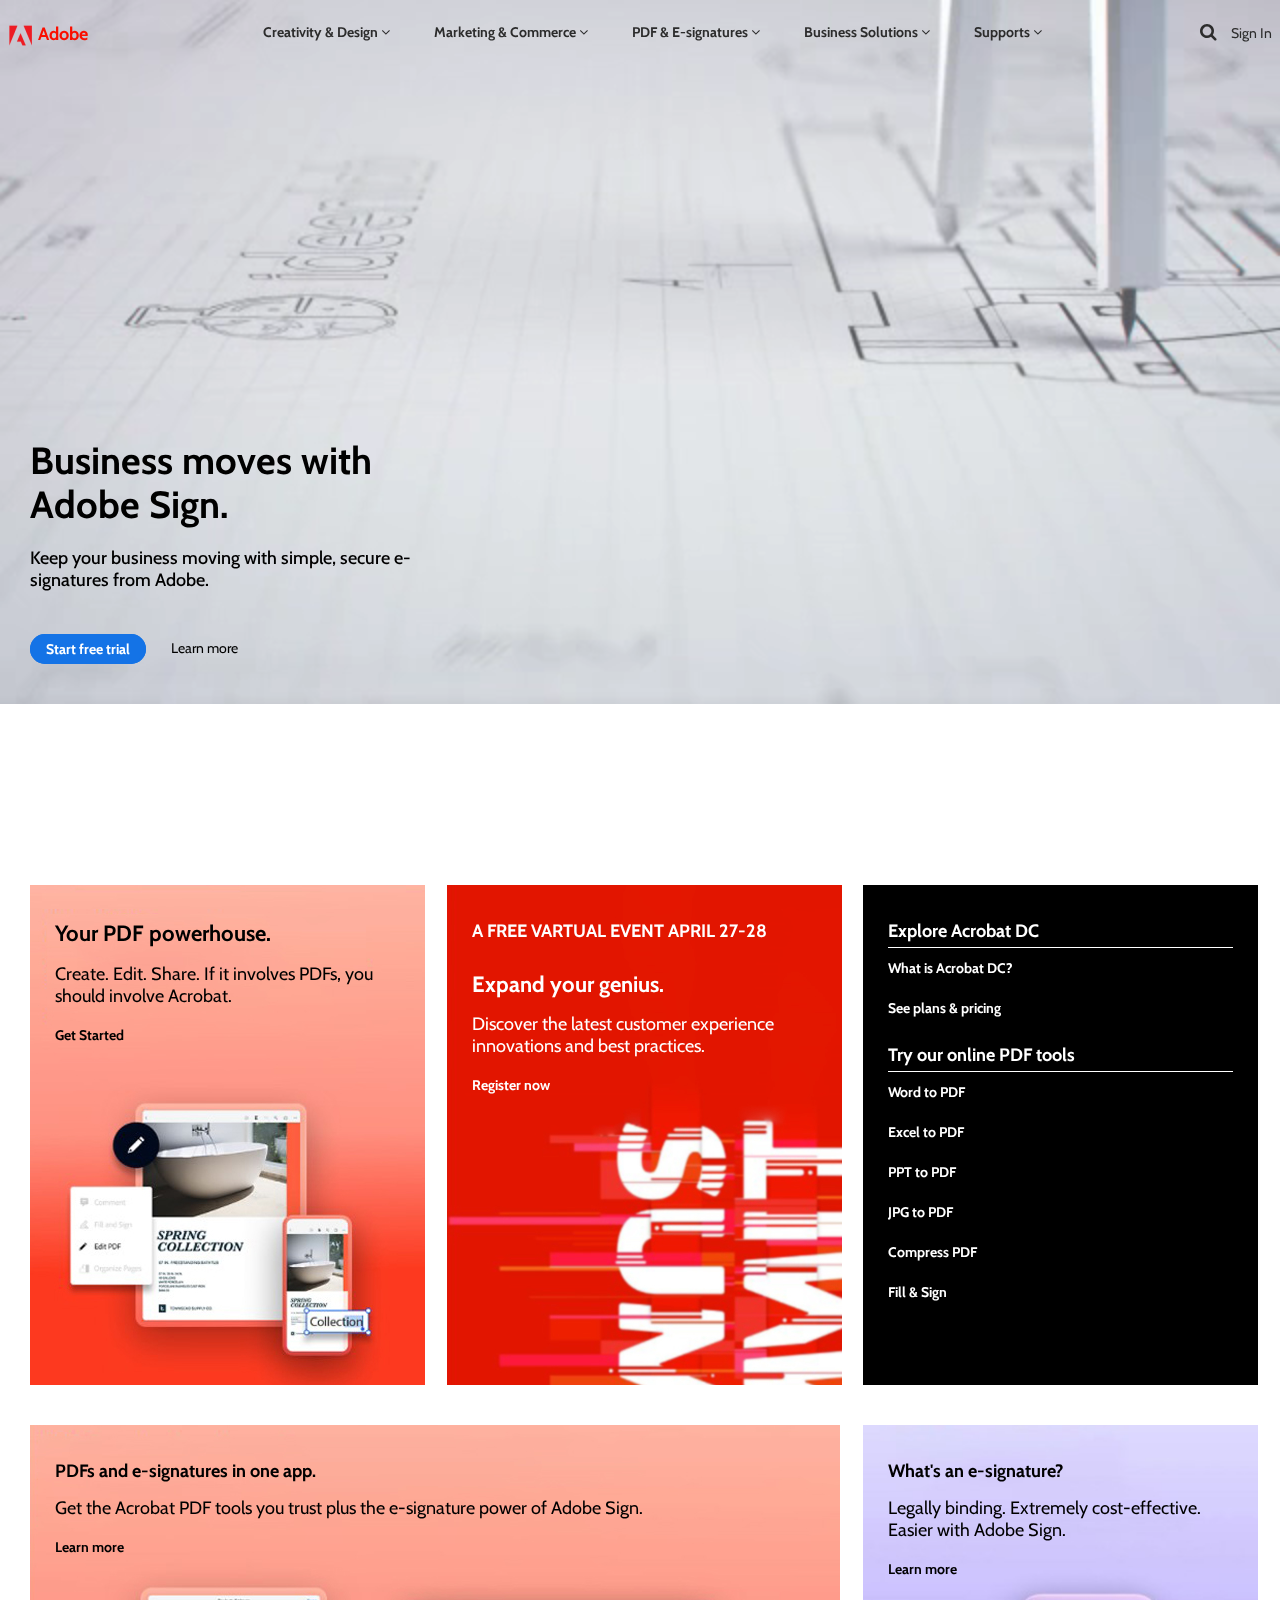
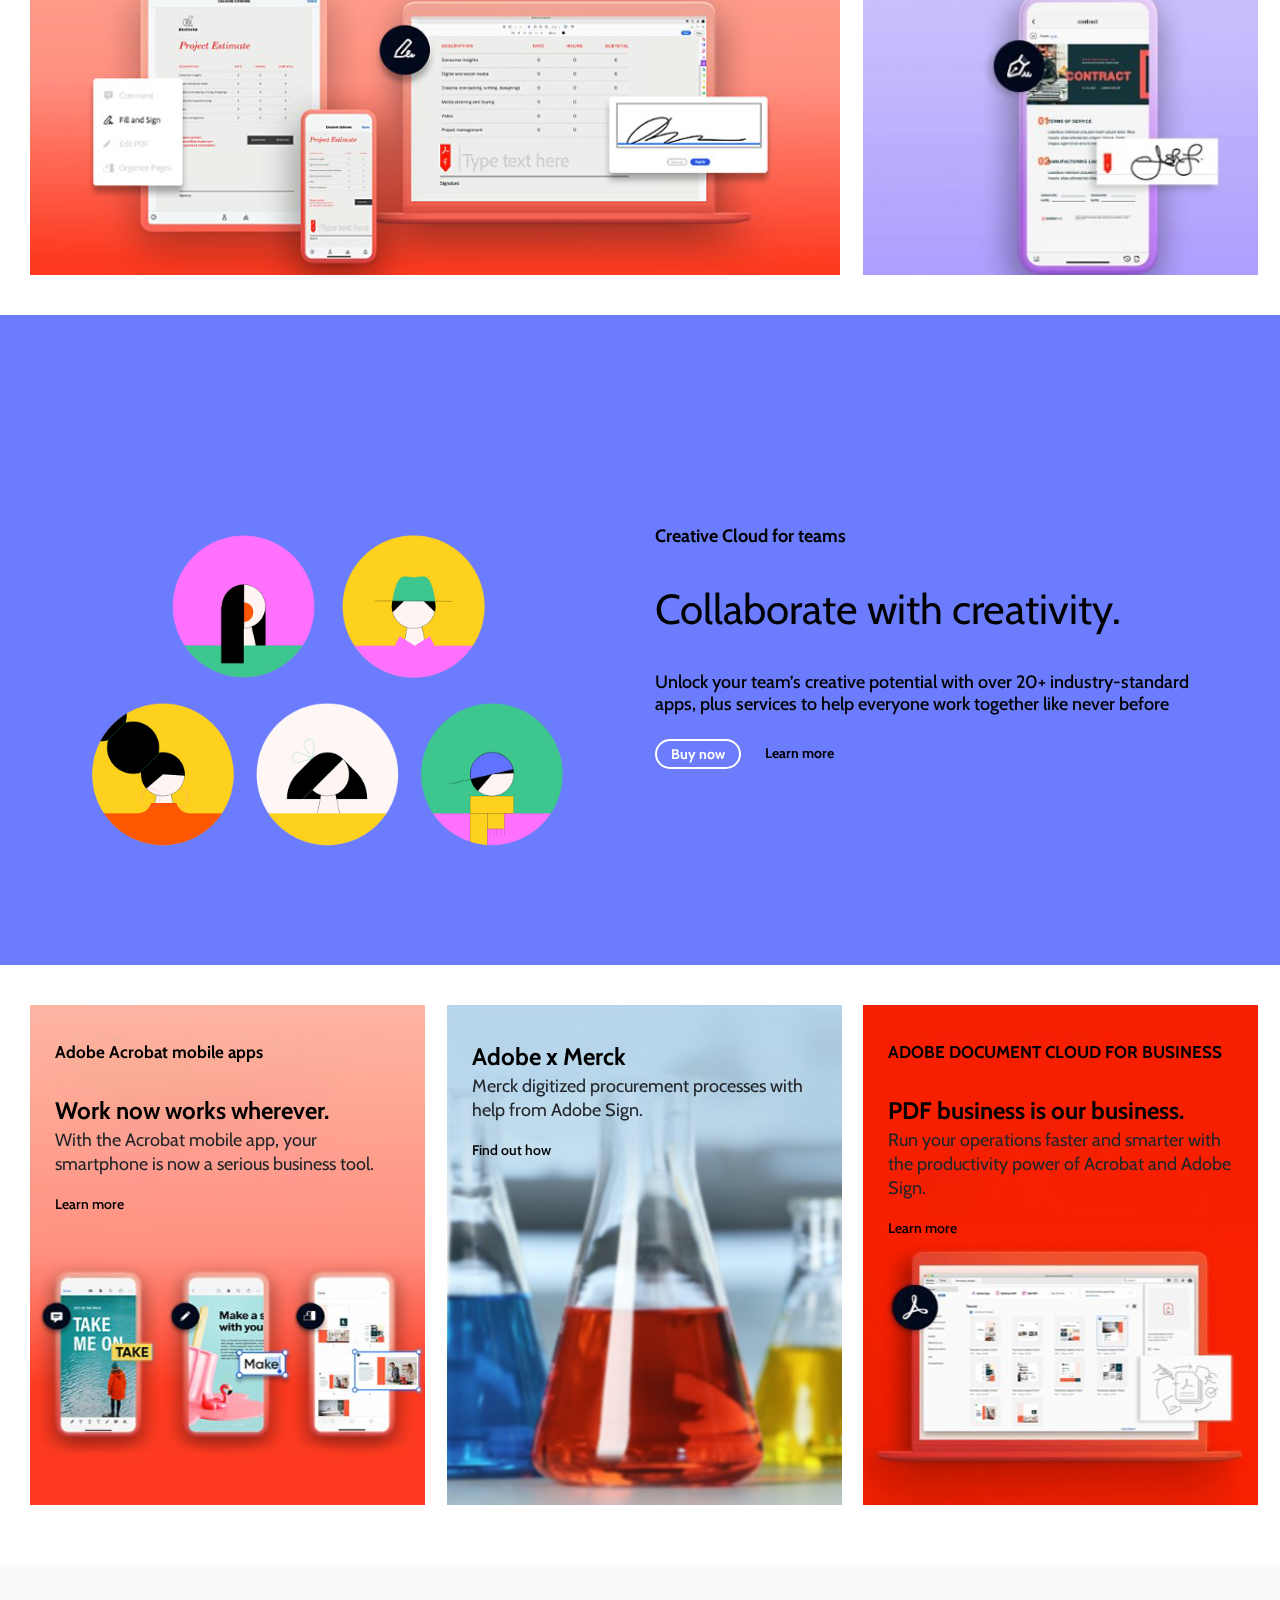
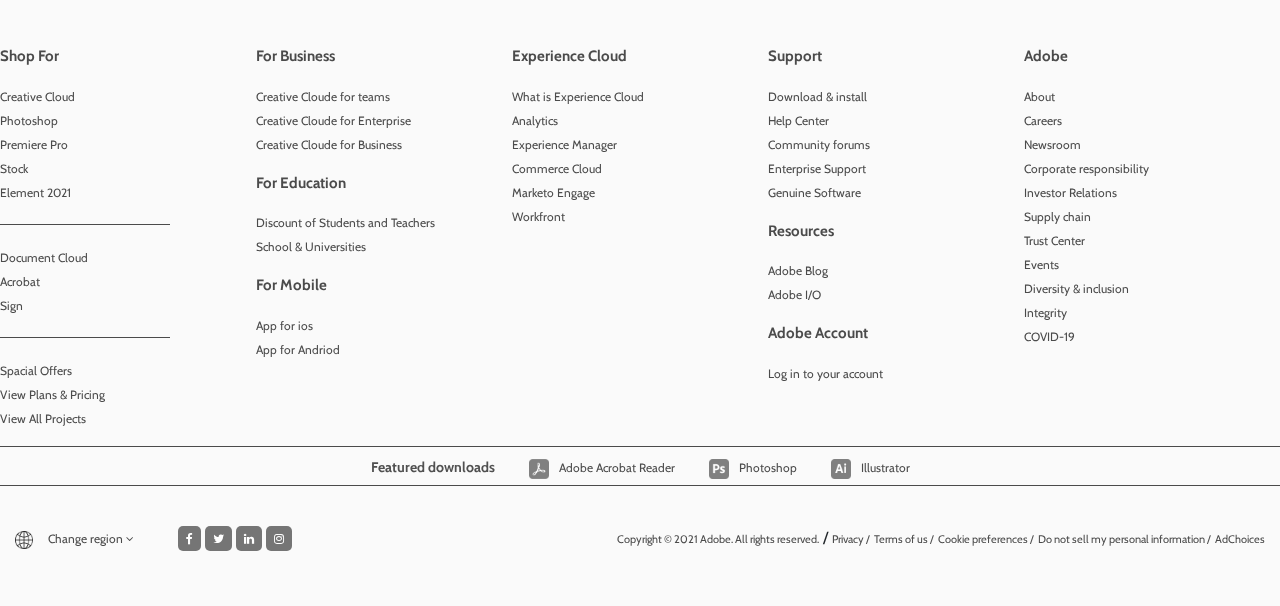
<file: adobe/index.html>
<!doctype html>
<html lang="en">

<head>
    <!-- Required meta tags -->
    <meta charset="utf-8">
    <meta name="viewport" content="width=device-width, initial-scale=1, shrink-to-fit=no">

    <!-- Bootstrap CSS -->
    <link rel="preconnect" href="https://fonts.gstatic.com">
    <link href="https://fonts.googleapis.com/css2?family=Cabin:wght@400;500;600;700&display=swap" rel="stylesheet">
    <link rel="stylesheet" href="https://stackpath.bootstrapcdn.com/font-awesome/4.7.0/css/font-awesome.min.css">
    <link rel="stylesheet" href="css/bootstrap.min.css">
    <link rel="stylesheet" href="css/style.css">
    <link rel="stylesheet" href="css/responsive.css">


    <title>Adobe</title>
</head>

<body>
    <nav class="navbar navbar-expand-lg">
        <a class="navbar-brand" href="#"><img style="block-size: 22px; inline-size: 25px;" src="images/logo.png" alt=""> <span>Adobe</span></a>
        <button class="navbar-toggler" type="button" data-toggle="collapse" data-target="#navbarSupportedContent" aria-controls="navbarSupportedContent" aria-expanded="false" aria-label="Toggle navigation">
                    <i class="fa fa-bars" aria-hidden="true"></i>
                </button>

        <div class="collapse navbar-collapse" id="navbarSupportedContent">
            <div class="search">
                <input type="text" placeholder="Search"><i class="fa fa-search" aria-hidden="true"></i>
            </div>
            <ul class="navbar-nav m-auto">
                <li class="nav-item active">
                    <a class="nav-link" href="#">Creativity & Design <i class="fa fa-angle-down" aria-hidden="true"></i></a>
                </li>
                <li class="nav-item">
                    <a class="nav-link" href="#">Marketing & Commerce <i class="fa fa-angle-down" aria-hidden="true"></i></a>
                </li>
                <li class="nav-item">
                    <a class="nav-link" href="#">PDF & E-signatures <i class="fa fa-angle-down" aria-hidden="true"></i></a>
                </li>
                <li class="nav-item">
                    <a class="nav-link" href="#">Business Solutions <i class="fa fa-angle-down" aria-hidden="true"></i></a>
                </li>
                <li class="nav-item">
                    <a class="nav-link" href="#">Supports <i class="fa fa-angle-down" aria-hidden="true"></i></a>
                </li>
            </ul>
            <form>
                <a href="#"><i class="fa fa-search" aria-hidden="true"></i></a>
                <a href="#">Sign In</a>
            </form>
        </div>
    </nav>
    <a class="res" href="#">Sign In</a>
    <section id="res-banner"></section>

    <section class="banner">
        <div class="banner-video">
            <video src="images/video.mp4" autoplay="" muted="" loop="" class="banner-video banner-v"></video>
        </div>
        <div class="banner-detail">
            <div class="container">
                <div class="row">
                    <div class="col-lg-4 col-12">
                        <h2>Business moves with Adobe Sign.</h2>
                        <p>Keep your business moving with simple, secure e-signatures from Adobe.</p>
                        <a href="#" class="button">Start free trial</a>
                        <a href="#" class="ankor">Learn more</a>
                    </div>
                    <div class="col-lg-8"></div>
                </div>
            </div>
        </div>
    </section>
    <section id="aboutone">
        <div class="container">
            <div class="row">
                <div class="col-lg-4 col-md-12 col-12">
                    <div class="partone" style="background: url(images/1.jpg); background-size: cover; background-repeat: no-repeat; background-position: center;">
                        <h4>Your PDF powerhouse.</h4>
                        <p>Create. Edit. Share. If it involves PDFs, you should involve Acrobat.</p>
                        <a href="#">Get Started</a>
                    </div>
                </div>
                <div class="col-lg-4 col-md-12 col-12">
                    <div class="parttwo" style="background: url(images/4.jpg); background-size: cover; background-repeat: no-repeat; background-position: center;">
                        <h4>A FREE VARTUAL EVENT APRIL 27-28</h4>
                        <h3>Expand your genius.</h3>
                        <p>Discover the latest customer experience innovations and best practices.</p>
                        <a href="#">Register now</a>
                    </div>
                </div>
                <div class="col-lg-4 col-md-12 col-12">
                    <div class="partthree">
                        <h4>Explore Acrobat DC</h4>
                        <ul>
                            <li>
                                <a href="#">What is Acrobat DC?</a>
                            </li>
                            <li>
                                <a href="#">See plans & pricing</a>
                            </li>
                        </ul>
                        <h4>Try our online PDF tools</h4>
                        <ul>
                            <li>
                                <a href="#">Word to PDF</a>
                            </li>
                            <li>
                                <a href="#">Excel to PDF</a>
                            </li>
                            <li>
                                <a href="#">PPT to PDF</a>
                            </li>
                            <li>
                                <a href="#">JPG to PDF</a>
                            </li>
                            <li>
                                <a href="#">Compress PDF</a>
                            </li>
                            <li>
                                <a href="#">Fill & Sign</a>
                            </li>
                        </ul>
                    </div>
                </div>
            </div>
        </div>
    </section>
    <section id="abouttwo">
        <div class="container">
            <div class="row">
                <div class="col-lg-8 col-12">
                    <div class="partfour" style="background: url(images/2.jpg); background-size: cover; background-repeat: no-repeat; background-position: center;">
                        <h4>PDFs and e-signatures in one app. </h4>
                        <p>Get the Acrobat PDF tools you trust plus the e-signature power of Adobe Sign.</p>
                        <a href="#">Learn more</a>
                    </div>
                </div>
                <div class="col-lg-4 col-12">
                    <div class="partfive" style="background: url(images/3.jpg); background-size: cover; background-repeat: no-repeat; background-position: center;">
                        <h4>What's an e-signature?</h4>
                        <p>Legally binding. Extremely cost-effective. Easier with Adobe Sign.</p>
                        <a href="#">Learn more</a>
                    </div>
                </div>
            </div>
        </div>
    </section>
    <section id="about">
        <div class="container">
            <div class="row">
                <div class="col-lg-6 col-12 about-img">
                    <img src="images/about.png" alt="">
                </div>
                <div class="col-lg-6 col-12">
                    <h4>Creative Cloud for teams</h4>
                    <h1>Collaborate with creativity.</h1>
                    <p>Unlock your team’s creative potential with over 20+ industry-standard apps, plus services to help everyone work together like never before</p>
                    <a href="#" class="button">Buy now</a>
                    <a href="#" class="link">Learn more</a>
                </div>
            </div>
        </div>
    </section>
    <section id="aboutthree">
        <div class="container">
            <div class="row">
                <div class="col-lg-4 col-12">
                    <div class="item" style="background: url(images/6.jpg); background-size: cover; background-repeat: no-repeat; background-position: center;">
                        <h4>Adobe Acrobat mobile apps</h4>
                        <h3>Work now works wherever.</h3>
                        <p>With the Acrobat mobile app, your smartphone is now a serious business tool.</p>
                        <a href="#">Learn more</a>
                    </div>
                </div>
                <div class="col-lg-4 col-12">
                    <div class="item" style="background: url(images/5.jpg); background-size: cover; background-repeat: no-repeat; background-position: center;">
                        <h3>Adobe x Merck</h3>
                        <p>Merck digitized procurement processes with help from Adobe Sign.</p>
                        <a href="#">Find out how</a>
                    </div>
                </div>
                <div class="col-lg-4 col-12">
                    <div class="item" style="background: url(images/7.jpg); background-size: cover; background-repeat: no-repeat; background-position: center;">
                        <h4>ADOBE DOCUMENT CLOUD FOR BUSINESS</h4>
                        <h3>PDF business is our business.</h3>
                        <p>Run your operations faster and smarter with the productivity power of Acrobat and Adobe Sign.</p>
                        <a href="#">Learn more</a>
                    </div>
                </div>
            </div>
        </div>
    </section>
    <footer>
        <div class="container p-0">
            <div class="row footer-items">
                <div class="footer-item md-response">
                    <p>Shop For</p>
                    <ul>
                        <li>
                            <a href="#">Creative Cloud</a>
                        </li>
                        <li>
                            <a href="#">Photoshop</a>
                        </li>
                        <li>
                            <a href="#">Premiere Pro</a>
                        </li>
                        <li>
                            <a href="#">Stock</a>
                        </li>
                        <li class="bodder">
                            <a href="#">Element 2021</a>
                        </li>
                        <li>
                            <a href="#">Document Cloud</a>
                        </li>
                        <li>
                            <a href="#">Acrobat</a>
                        </li>
                        <li class="bodder">
                            <a href="#">Sign</a>
                        </li>
                        <li>
                            <a href="#">Spacial Offers</a>
                        </li>
                        <li>
                            <a href="#">View Plans & Pricing</a>
                        </li>
                        <li>
                            <a href="#">View All Projects</a>
                        </li>
                    </ul>
                </div>
                <div class="footer-item md-response">
                    <p>For Business</p>
                    <ul>
                        <li>
                            <a href="#">
                                Creative Cloude for teams
                            </a>
                        </li>
                        <li>
                            <a href="#">
                                Creative Cloude for Enterprise
                            </a>
                        </li>
                        <li>
                            <a href="#">
                                Creative Cloude for Business
                            </a>
                        </li>
                    </ul>
                    <p>For Education</p>
                    <ul>
                        <li>
                            <a href="#">
                                Discount of Students and Teachers
                            </a>
                        </li>
                        <li>
                            <a href="#">
                                School & Universities
                            </a>
                        </li>
                    </ul>
                    <p>For Mobile</p>
                    <ul>
                        <li>
                            <a href="#">
                                App for ios
                            </a>
                        </li>
                        <li>
                            <a href="#">
                                App for Andriod
                            </a>
                        </li>
                    </ul>
                </div>
                <div class="footer-item md-response">
                    <p>Experience Cloud</p>
                    <ul>
                        <li>
                            <a href="#">What is Experience Cloud</a>
                        </li>
                        <li>
                            <a href="#">Analytics</a>
                        </li>
                        <li>
                            <a href="#">Experience Manager</a>
                        </li>
                        <li>
                            <a href="#">Commerce Cloud</a>
                        </li>
                        <li>
                            <a href="#">Marketo Engage</a>
                        </li>
                        <li>
                            <a href="#">Workfront</a>
                        </li>
                    </ul>
                </div>
                <div class="footer-item">
                    <p>Support</p>
                    <ul>
                        <li>
                            <a href="#">Download & install</a>
                        </li>
                        <li>
                            <a href="#">Help Center</a>
                        </li>
                        <li>
                            <a href="#">Community forums</a>
                        </li>
                        <li>
                            <a href="#">Enterprise Support</a>
                        </li>
                        <li>
                            <a href="#">Genuine Software</a>
                        </li>
                    </ul>
                    <p>Resources</p>
                    <ul>
                        <li>
                            <a href="#">Adobe Blog</a>
                        </li>
                        <li>
                            <a href="#">Adobe I/O</a>
                        </li>
                    </ul>
                    <p>Adobe Account</p>
                    <ul>
                        <li>
                            <a href="#">Log in to your account</a>
                        </li>
                    </ul>
                </div>
                <div class="footer-item">
                    <p>Adobe</p>
                    <ul>
                        <li>
                            <a href="#">About</a>
                        </li>
                        <li>
                            <a href="#">Careers</a>
                        </li>
                        <li>
                            <a href="#">Newsroom</a>
                        </li>
                        <li>
                            <a href="#">Corporate responsibility</a>
                        </li>
                        <li>
                            <a href="#">Investor Relations</a>
                        </li>
                        <li>
                            <a href="#">Supply chain</a>
                        </li>
                        <li>
                            <a href="#">Trust Center</a>
                        </li>
                        <li>
                            <a href="#">Events</a>
                        </li>
                        <li>
                            <a href="#">Diversity & inclusion</a>
                        </li>
                        <li>
                            <a href="#">Integrity</a>
                        </li>
                        <li>
                            <a href="#">COVID-19</a>
                        </li>
                    </ul>
                </div>
            </div>
            <div class="row footer-2">
                <div class="col-12">
                    <div id="accordion">
                        <div class="card">
                            <div class="card-header" style="padding: 0; background-color: #fafafa; border: 0;" id="headingOne">
                                <h5 class="mb-0">
                                    <button class="btn btn-link" data-toggle="collapse" data-target="#collapseOne" aria-expanded="true" aria-controls="collapseOne">
                                    <p>Shop For <i class="fa fa-angle-down" aria-hidden="true"></i></p>
                                    </button>
                                </h5>
                            </div>

                            <div id="collapseOne" class="collapse show" aria-labelledby="headingOne" data-parent="#accordion">
                                <div class="card-body">
                                    <ul>
                                        <li>
                                            <a href="#">Creative Cloud</a>
                                        </li>
                                        <li>
                                            <a href="#">Photoshop</a>
                                        </li>
                                        <li>
                                            <a href="#">Premiere Pro</a>
                                        </li>
                                        <li>
                                            <a href="#">Stock</a>
                                        </li>
                                        <li class="bodder">
                                            <a href="#">Element 2021</a>
                                        </li>
                                        <li>
                                            <a href="#">Document Cloud</a>
                                        </li>
                                        <li>
                                            <a href="#">Acrobat</a>
                                        </li>
                                        <li class="bodder">
                                            <a href="#">Sign</a>
                                        </li>
                                        <li>
                                            <a href="#">Spacial Offers</a>
                                        </li>
                                        <li>
                                            <a href="#">View Plans & Pricing</a>
                                        </li>
                                        <li>
                                            <a href="#">View All Projects</a>
                                        </li>
                                    </ul>
                                </div>
                            </div>
                        </div>
                        <div class="card">
                            <div class="card-header" style="padding: 0; background-color: #fafafa; border: 0;" id="headingtwo">
                                <h5 class="mb-0">
                                    <button class="btn btn-link" data-toggle="collapse" data-target="#collapsetwo" aria-expanded="true" aria-controls="collapsetwo">
                                    <p>For Business <i class="fa fa-angle-down" aria-hidden="true"></i></p>
                                    </button>
                                </h5>
                            </div>

                            <div id="collapsetwo" class="collapse" aria-labelledby="headingtwo" data-parent="#accordion">
                                <div class="card-body">
                                    <ul>
                                        <li>
                                            <a href="#">
                                Creative Cloude for teams
                            </a>
                                        </li>
                                        <li>
                                            <a href="#">
                                Creative Cloude for Enterprise
                            </a>
                                        </li>
                                        <li>
                                            <a href="#">
                                Creative Cloude for Business
                            </a>
                                        </li>
                                    </ul>
                                </div>
                            </div>
                        </div>
                        <div class="card">
                            <div class="card-header" style="padding: 0; background-color: #fafafa; border: 0;" id="headingthree">
                                <h5 class="mb-0">
                                    <button class="btn btn-link" data-toggle="collapse" data-target="#collapsethree" aria-expanded="true" aria-controls="collapsethree">
                                    <p>For Education <i class="fa fa-angle-down" aria-hidden="true"></i></p>
                                    </button>
                                </h5>
                            </div>

                            <div id="collapsethree" class="collapse" aria-labelledby="headingthree" data-parent="#accordion">
                                <div class="card-body">
                                    <ul>
                                        <li>
                                            <a href="#">
                                Discount of Students and Teachers
                            </a>
                                        </li>
                                        <li>
                                            <a href="#">
                                School & Universities
                            </a>
                                        </li>
                                    </ul>
                                </div>
                            </div>
                        </div>
                        <div class="card">
                            <div class="card-header" style="padding: 0; background-color: #fafafa; border: 0;" id="headingfour">
                                <h5 class="mb-0">
                                    <button class="btn btn-link" data-toggle="collapse" data-target="#collapsefour" aria-expanded="true" aria-controls="collapsefour">
                                    <p>For Mobile <i class="fa fa-angle-down" aria-hidden="true"></i></p>
                                    </button>
                                </h5>
                            </div>

                            <div id="collapsefour" class="collapse" aria-labelledby="headingfour" data-parent="#accordion">
                                <div class="card-body">
                                    <ul>
                                        <li>
                                            <a href="#">
                                App for ios
                            </a>
                                        </li>
                                        <li>
                                            <a href="#">
                                App for Andriod
                            </a>
                                        </li>
                                    </ul>
                                </div>
                            </div>
                        </div>
                        <div class="card">
                            <div class="card-header" style="padding: 0; background-color: #fafafa; border: 0;" id="headingfive">
                                <h5 class="mb-0">
                                    <button class="btn btn-link" data-toggle="collapse" data-target="#collapsefive" aria-expanded="true" aria-controls="collapsefive">
                                    <p>Experience Cloud <i class="fa fa-angle-down" aria-hidden="true"></i></p>
                                    </button>
                                </h5>
                            </div>

                            <div id="collapsefive" class="collapse" aria-labelledby="headingfive" data-parent="#accordion">
                                <div class="card-body">
                                    <ul>
                                        <li>
                                            <a href="#">What is Experience Cloud</a>
                                        </li>
                                        <li>
                                            <a href="#">Analytics</a>
                                        </li>
                                        <li>
                                            <a href="#">Experience Manager</a>
                                        </li>
                                        <li>
                                            <a href="#">Commerce Cloud</a>
                                        </li>
                                        <li>
                                            <a href="#">Marketo Engage</a>
                                        </li>
                                        <li>
                                            <a href="#">Workfront</a>
                                        </li>
                                    </ul>
                                </div>
                            </div>
                        </div>
                        <div class="card">
                            <div class="card-header" style="padding: 0; background-color: #fafafa; border: 0;" id="headingsix">
                                <h5 class="mb-0">
                                    <button class="btn btn-link" data-toggle="collapse" data-target="#collapsesix" aria-expanded="true" aria-controls="collapsesix">
                                    <p>Support <i class="fa fa-angle-down" aria-hidden="true"></i></p>
                                    </button>
                                </h5>
                            </div>

                            <div id="collapsesix" class="collapse" aria-labelledby="headingsix" data-parent="#accordion">
                                <div class="card-body">
                                    <ul>
                                        <li>
                                            <a href="#">Download & install</a>
                                        </li>
                                        <li>
                                            <a href="#">Help Center</a>
                                        </li>
                                        <li>
                                            <a href="#">Community forums</a>
                                        </li>
                                        <li>
                                            <a href="#">Enterprise Support</a>
                                        </li>
                                        <li>
                                            <a href="#">Genuine Software</a>
                                        </li>
                                    </ul>
                                </div>
                            </div>
                        </div>
                        <div class="card">
                            <div class="card-header" style="padding: 0; background-color: #fafafa; border: 0;" id="heading7">
                                <h5 class="mb-0">
                                    <button class="btn btn-link" data-toggle="collapse" data-target="#collapse7" aria-expanded="true" aria-controls="collapse7">
                                    <p>Resources <i class="fa fa-angle-down" aria-hidden="true"></i></p>
                                    </button>
                                </h5>
                            </div>

                            <div id="collapse7" class="collapse" aria-labelledby="heading7" data-parent="#accordion">
                                <div class="card-body">

                                    <ul>
                                        <li>
                                            <a href="#">Adobe Blog</a>
                                        </li>
                                        <li>
                                            <a href="#">Adobe I/O</a>
                                        </li>
                                    </ul>
                                </div>
                            </div>
                        </div>
                        <div class="card">
                            <div class="card-header" style="padding: 0; background-color: #fafafa; border: 0;" id="heading8">
                                <h5 class="mb-0">
                                    <button class="btn btn-link" data-toggle="collapse" data-target="#collapse8" aria-expanded="true" aria-controls="collapse8">

                                    <p>Adobe Account <i class="fa fa-angle-down" aria-hidden="true"></i></p>
                                    </button>
                                </h5>
                            </div>

                            <div id="collapse8" class="collapse" aria-labelledby="heading8" data-parent="#accordion">
                                <div class="card-body">
                                    <ul>
                                        <li>
                                            <a href="#">Log in to your account</a>
                                        </li>
                                    </ul>
                                </div>
                            </div>
                        </div>
                        <div class="card">
                            <div class="card-header" style="padding: 0; background-color: #fafafa; border: 0;" id="heading9">
                                <h5 class="mb-0">
                                    <button class="btn btn-link" data-toggle="collapse" data-target="#collapse9" aria-expanded="true" aria-controls="collapse9">
                                    <p>Adobe <i class="fa fa-angle-down" aria-hidden="true"></i></p>
                                    </button>
                                </h5>
                            </div>

                            <div id="collapse9" class="collapse" aria-labelledby="heading9" data-parent="#accordion">
                                <div class="card-body">
                                    <ul>
                                        <li>
                                            <a href="#">About</a>
                                        </li>
                                        <li>
                                            <a href="#">Careers</a>
                                        </li>
                                        <li>
                                            <a href="#">Newsroom</a>
                                        </li>
                                        <li>
                                            <a href="#">Corporate responsibility</a>
                                        </li>
                                        <li>
                                            <a href="#">Investor Relations</a>
                                        </li>
                                        <li>
                                            <a href="#">Supply chain</a>
                                        </li>
                                        <li>
                                            <a href="#">Trust Center</a>
                                        </li>
                                        <li>
                                            <a href="#">Events</a>
                                        </li>
                                        <li>
                                            <a href="#">Diversity & inclusion</a>
                                        </li>
                                        <li>
                                            <a href="#">Integrity</a>
                                        </li>
                                        <li>
                                            <a href="#">COVID-19</a>
                                        </li>
                                    </ul>
                                </div>
                            </div>
                        </div>
                    </div>
                </div>
            </div>
            <div class="row downloads">
                <div class="download">
                    <div class="col-lg-12">
                        <!-- <p>Featured downloads </p> -->
                        <ul>
                            <li>Featured downloads</li>
                            <li>
                                <a href="#"><img src="images/adobe.png" alt="">Adobe Acrobat Reader</a>
                            </li>
                            <li>
                                <a href="#"><img src="images/ps.png" alt="">Photoshop</a>
                            </li>
                            <li>
                                <a href="#"><img src="images/ai.png" alt="">Illustrator</a>
                            </li>
                        </ul>
                    </div>
                </div>
            </div>
        </div>
    </footer>
    <section id="copyright">
        <div class="container">
            <div class="row">
                <div class="item1">
                    <ul>
                        <li>
                            <a href="#" class="link"><img src="images/web.png" alt=""> Change region <i class="fa fa-angle-down" aria-hidden="true"></i></a>
                        </li>
                        <li>
                            <a href="#" class="icon"> <i class="fa fa-facebook" aria-hidden="true"></i>
                            </a>
                        </li>
                        <li>
                            <a href="#" class="icon"> <i class="fa fa-twitter" aria-hidden="true"></i>
                            </a>
                        </li>
                        <li>
                            <a href="#" class="icon"> <i class="fa fa-linkedin" aria-hidden="true"></i>
                            </a>
                        </li>
                        <li>
                            <a href="#" class="icon"> <i class="fa fa-instagram" aria-hidden="true"></i>
                            </a>
                        </li>
                    </ul>
                </div>
                <div class="item2">
                    <ul>
                        <li>Copyright © 2021 Adobe. All rights reserved.</li> /
                        <li>
                            <a href="#">Privacy</a> /
                        </li>
                        <li>
                            <a href="#">Terms of us</a> /
                        </li>
                        <li>
                            <a href="#">Cookie preferences</a> /
                        </li>
                        <li>
                            <a href="#">Do not sell my personal information</a> /
                        </li>
                        <li>
                            <a href="#">AdChoices</a>
                        </li>
                    </ul>
                </div>
            </div>
        </div>
    </section>
    <!-- Optional JavaScript -->
    <!-- jQuery first, then Popper.js, then Bootstrap JS -->
    <script src="js/jquery-3.2.1.slim.min.js"></script>
    <script src="https://cdn.jsdelivr.net/npm/popper.js@1.12.9/dist/umd/popper.min.js"></script>
    <script src="js/bootstrap.min.js"></script>
</body>

</html>
</file>
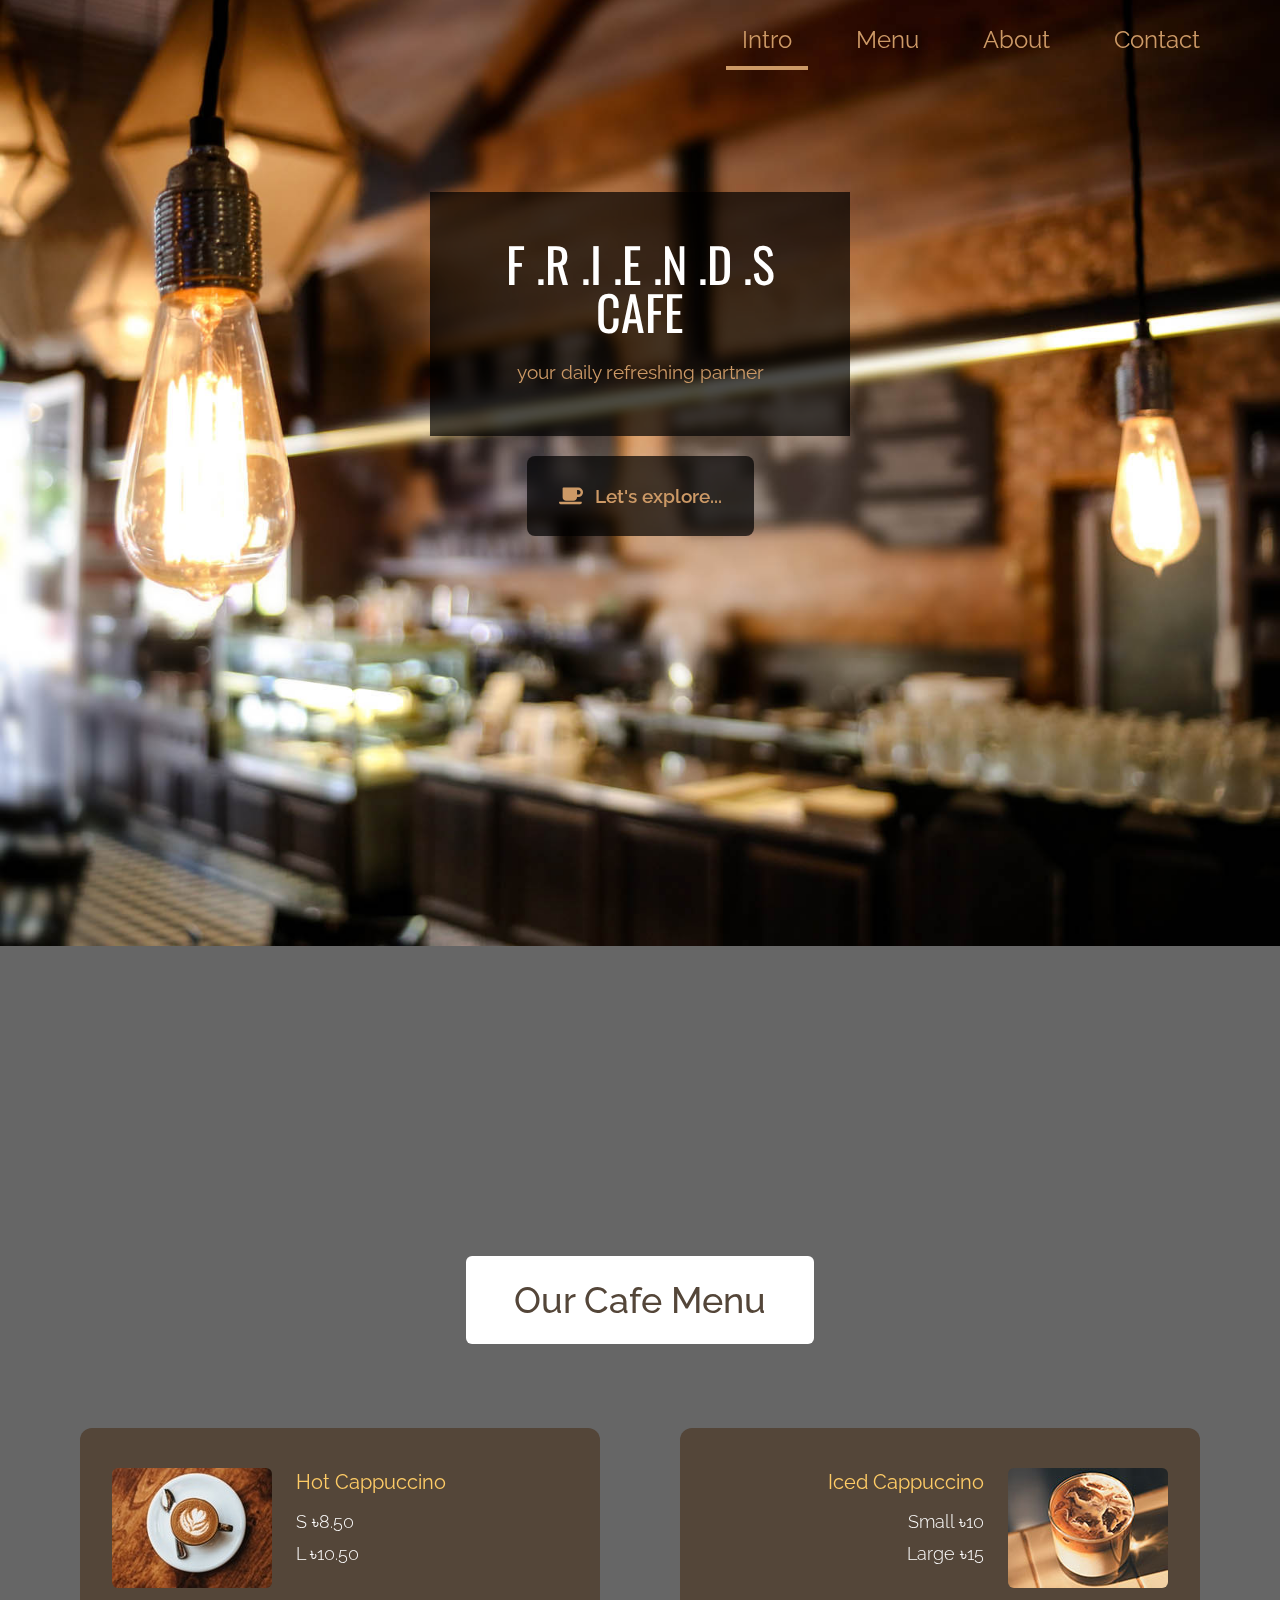
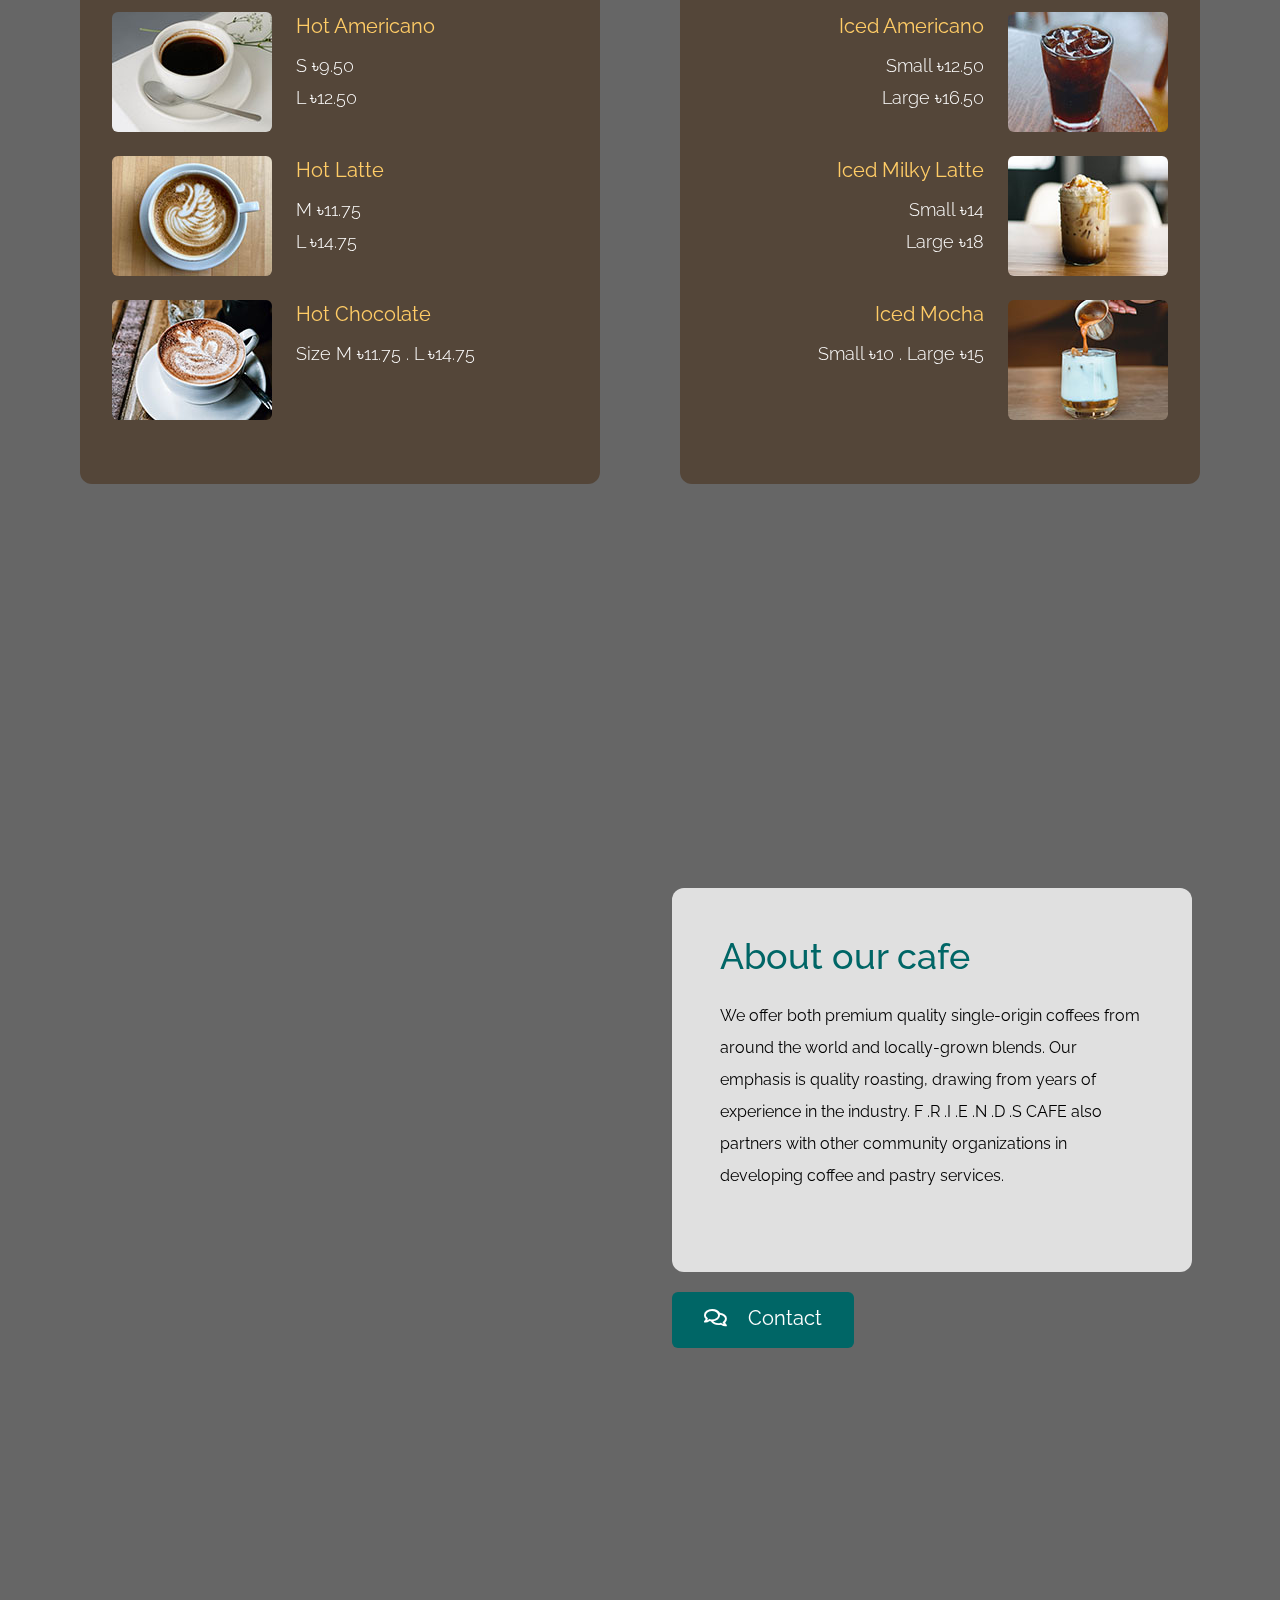
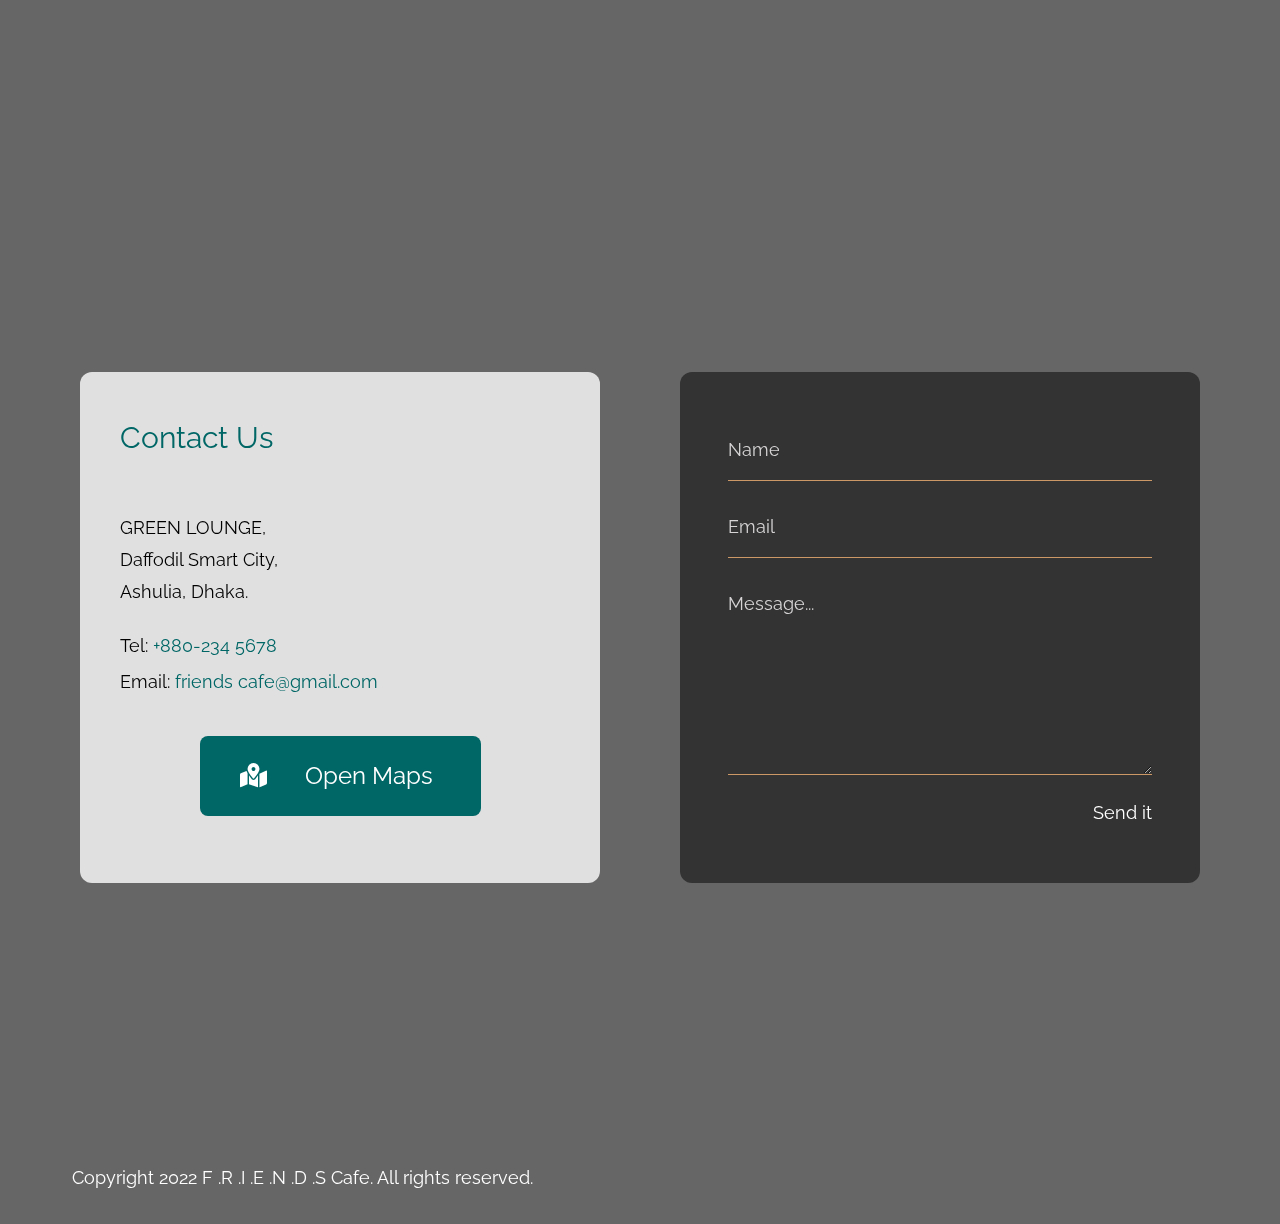
<file: F .R .I .E .N .D .S _cafe/index.html>
<!DOCTYPE html>
<html lang="en">

<head>
    <meta charset="UTF-8">
    <meta http-equiv="X-UA-Compatible" content="IE=edge">
    <meta name="viewport" content="width=device-width, initial-scale=1.0">
    <title>CHOTTOBONDHU CAFE</title>
    <link rel="preconnect" href="https://fonts.googleapis.com">
    <link rel="preconnect" href="https://fonts.gstatic.com" crossorigin>
    <link href="https://fonts.googleapis.com/css2?family=Raleway:wght@300;400;500;600&family=Oswald:wght@600&display=swap" rel="stylesheet">
    <link rel="stylesheet" href="css/all.min.css">
    <!-- fontawesome -->
    <!-- <link href="https://unpkg.com/tailwindcss@^2/dist/tailwind.min.css" rel="stylesheet"> -->
    <link rel="stylesheet" href="css/tailwind.css">
    <link rel="stylesheet" href="css/tooplate-antique-cafe.css">

    <!--

Tooplate 2126 Antique Cafe

https://www.tooplate.com/view/2126-antique-cafe

-->
</head>

<body>
    <!-- Intro -->
    <div id="intro" class="parallax-window" data-parallax="scroll" data-image-src="img/antique-cafe-bg-01.jpg">
        <nav id="tm-nav" class="fixed w-full">
            <div class="tm-container mx-auto px-2 md:py-6 text-right">
                <button class="md:hidden py-2 px-2" id="menu-toggle"><i class="fas fa-2x fa-bars tm-text-gold"></i></button>
                <ul class="mb-3 md:mb-0 text-2xl font-normal flex justify-end flex-col md:flex-row">
                    <li class="inline-block mb-4 mx-4"><a href="#intro" class="tm-text-gold py-1 md:py-3 px-4">Intro</a></li>
                    <li class="inline-block mb-4 mx-4"><a href="#menu" class="tm-text-gold py-1 md:py-3 px-4">Menu</a></li>
                    <li class="inline-block mb-4 mx-4"><a href="#about" class="tm-text-gold py-1 md:py-3 px-4">About</a></li>
                    <li class="inline-block mb-4 mx-4"><a href="#contact" class="tm-text-gold py-1 md:py-3 px-4">Contact</a></li>
                </ul>
            </div>
        </nav>
        <div class="container mx-auto px-2 tm-intro-width">
            <div class="sm:pb-60 sm:pt-48 py-20">
                <div class="bg-black bg-opacity-70 p-12 mb-5 text-center">
                    <h1 class="text-white text-5xl tm-logo-font mb-5">F .R .I .E .N .D .S CAFE</h1>
                    <p class="tm-text-gold tm-text-2xl">your daily refreshing partner</p>
                </div>

                <div class="text-center">
                    <div class="inline-block">
                        <a href="#menu" class="flex justify-center items-center bg-black bg-opacity-70 py-6 px-8 rounded-lg font-semibold tm-text-2xl tm-text-gold hover:text-gray-200 transition">
                            <i class="fas fa-coffee mr-3"></i>
                            <span>Let's explore...</span>
                        </a>
                    </div>
                </div>
            </div>
        </div>
    </div>
    <!-- Cafe Menu -->
    <div id="menu" class="parallax-window" data-parallax="scroll" data-image-src="img/antique-cafe-bg-02.jpg">
        <div class="container mx-auto tm-container py-24 sm:py-48">
            <div class="text-center mb-16">
                <h2 class="bg-white tm-text-brown py-6 px-12 text-4xl font-medium inline-block rounded-md">Our Cafe Menu</h2>
            </div>
            <div class="flex flex-col lg:flex-row justify-around items-center">
                <div class="flex-1 m-5 rounded-xl px-4 py-6 sm:px-8 sm:py-10 tm-bg-brown tm-item-container">
                    <div class="flex items-start mb-6 tm-menu-item">
                        <img src="img/menu-item-1.jpg" alt="Image" class="rounded-md">
                        <div class="ml-3 sm:ml-6">
                            <h3 class="text-lg sm:text-xl mb-2 sm:mb-3 tm-text-yellow">Hot Cappuccino</h3>
                            <div class="text-white text-md sm:text-lg font-light mb-1">S ৳8.50</div>
                            <div class="text-white text-md sm:text-lg font-light">L ৳10.50</div>
                        </div>
                    </div>
                    <div class="flex items-start mb-6 tm-menu-item">
                        <img src="img/menu-item-2.jpg" alt="Image" class="rounded-md">
                        <div class="ml-3 sm:ml-6">
                            <h3 class="text-lg sm:text-xl mb-2 sm:mb-3 tm-text-yellow">Hot Americano</h3>
                            <div class="text-white text-md sm:text-lg font-light mb-1">S ৳9.50 </div>
                            <div class="text-white text-md sm:text-lg font-light">L ৳12.50</div>
                        </div>
                    </div>
                    <div class="flex items-start mb-6 tm-menu-item">
                        <img src="img/menu-item-3.jpg" alt="Image" class="rounded-md">
                        <div class="ml-3 sm:ml-6">
                            <h3 class="text-lg sm:text-xl mb-2 sm:mb-3 tm-text-yellow">Hot Latte </h3>
                            <div class="text-white text-md sm:text-lg font-light mb-1">M ৳11.75</div>
                            <div class="text-white text-md sm:text-lg font-light">L ৳14.75</div>
                        </div>
                    </div>
                    <div class="flex items-start mb-6 tm-menu-item">
                        <img src="img/menu-item-4.jpg" alt="Image" class="rounded-md">
                        <div class="ml-3 sm:ml-6">

                            <h3 class="text-lg sm:text-xl mb-2 sm:mb-3 tm-text-yellow">Hot Chocolate</h3>
                            <div class="text-white text-md sm:text-lg font-light">Size M ৳11.75 . L ৳14.75</div>
                        </div>
                    </div>
                </div>
                <div class="flex-1 m-5 rounded-xl px-4 py-6 sm:px-8 sm:py-10 tm-bg-brown tm-item-container">
                    <div class="flex items-start justify-end mb-6 tm-menu-item-2">
                        <div class="text-right mr-6">
                            <h3 class="text-lg sm:text-xl mb-2 sm:mb-3 tm-text-yellow">Iced Cappuccino</h3>
                            <div class="text-white text-md sm:text-lg font-light mb-1">Small ৳10</div>
                            <div class="text-white text-md sm:text-lg font-light">Large ৳15</div>
                        </div>
                        <img src="img/menu-item-5.jpg" alt="Image" class="rounded-md">
                    </div>
                    <div class="flex items-start justify-end mb-6 tm-menu-item-2">
                        <div class="text-right mr-6">
                            <h3 class="text-lg sm:text-xl mb-2 sm:mb-3 tm-text-yellow">Iced Americano</h3>
                            <div class="text-white text-md sm:text-lg font-light mb-1">Small ৳12.50</div>
                            <div class="text-white text-md sm:text-lg font-light">Large ৳16.50</div>
                        </div>
                        <img src="img/menu-item-6.jpg" alt="Image" class="rounded-md">
                    </div>
                    <div class="flex items-start justify-end mb-6 tm-menu-item-2">
                        <div class="text-right mr-6">
                            <h3 class="text-lg sm:text-xl mb-2 sm:mb-3 tm-text-yellow">Iced Milky Latte</h3>
                            <div class="text-white text-md sm:text-lg font-light mb-1">Small ৳14</div>
                            <div class="text-white text-md sm:text-lg font-light">Large ৳18</div>
                        </div>
                        <img src="img/menu-item-7.jpg" alt="Image" class="rounded-md">
                    </div>
                    <div class="flex items-start justify-end mb-6 tm-menu-item-2">
                        <div class="text-right mr-6">
                            <h3 class="text-lg sm:text-xl mb-2 sm:mb-3 tm-text-yellow">Iced Mocha</h3>
                            <div class="text-white text-md sm:text-lg font-light">Small ৳10 . Large ৳15</div>
                        </div>
                        <img src="img/menu-item-8.jpg" alt="Image" class="rounded-md">
                    </div>
                </div>
            </div>
        </div>
    </div>
    <div id="about" class="parallax-window" data-parallax="scroll" data-image-src="img/antique-cafe-bg-03.jpg">
        <div class="container mx-auto tm-container py-24 sm:py-48">
            <div class="tm-item-container sm:ml-auto sm:mr-12 mx-auto sm:px-0 px-4">
                <div class="bg-white bg-opacity-80 p-12 pb-14 rounded-xl mb-5">
                    <h2 class="mb-6 tm-text-green text-4xl font-medium">About our cafe</h2>
                    <p class="mb-6 text-base leading-8">
                        We offer both premium quality single-origin coffees from around the world and locally-grown blends. Our emphasis is quality roasting, drawing from years of experience in the industry. F .R .I .E .N .D .S CAFE also partners with other community organizations
                        in developing coffee and pastry services.
                    </p>

                </div>
                <a href="#contact" class="inline-block tm-bg-green transition text-white text-xl pt-3 pb-4 px-8 rounded-md">
                    <i class="far fa-comments mr-4"></i> Contact
                </a>
            </div>
        </div>
    </div>
    <div id="contact" class="parallax-window relative" data-parallax="scroll" data-image-src="img/antique-cafe-bg-04.jpg">
        <div class="container mx-auto tm-container pt-24 pb-48 sm:py-48">
            <div class="flex flex-col lg:flex-row justify-around items-center lg:items-stretch">
                <div class="flex-1 rounded-xl px-10 py-12 m-5 bg-white bg-opacity-80 tm-item-container">
                    <h2 class="text-3xl mb-6 tm-text-green">Contact Us</h2>
                    <p class="mb-6 text-lg leading-8">
                        <br>GREEN LOUNGE,</br> Daffodil Smart City,<br> Ashulia, Dhaka.</br>
                    </p>
                    <p class="mb-10 text-lg">
                        <span class="block mb-2">Tel: <a href="tel:0100200340" class="hover:text-yellow-600 transition">+880-234 5678</a></span>
                        <span class="block">Email: <a href="mailto:info@company.com" class="hover:text-yellow-600 transition">friends   cafe@gmail.com</a></span>
                    </p>
                    <div class="text-center">
                        <a href="https://www.google.com/maps" class="inline-block text-white text-2xl pl-10 pr-12 py-6 rounded-lg transition tm-bg-green">
                            <i class="fas fa-map-marked-alt mr-8"></i> Open Maps
                        </a>
                    </div>
                </div>
                <div class="flex-1 rounded-xl p-12 pb-14 m-5 bg-black bg-opacity-50 tm-item-container">
                    <form action="" method="POST" class="text-lg">
                        <input type="text" name="name" class="input w-full bg-black border-b bg-opacity-0 text-white px-0 py-4 mb-4 tm-border-gold" placeholder="Name" required="" />
                        <input type="email" name="email" class="input w-full bg-black border-b bg-opacity-0 text-white px-0 py-4 mb-4 tm-border-gold" placeholder="Email" required="" />
                        <textarea rows="6" name="message" class="input w-full bg-black border-b bg-opacity-0 text-white px-0 py-4 mb-4 tm-border-gold" placeholder="Message..." required=""></textarea>
                        <div class="text-right">
                            <button type="submit" class="text-white hover:text-yellow-500 transition">Send it</button>
                        </div>
                    </form>
                </div>
            </div>
            <footer class="absolute bottom-0 left-0 w-full">
                <div class="text-white container mx-auto tm-container p-8 text-lg flex flex-col md:flex-row justify-between">
                    <span>Copyright 2022 F .R .I .E .N .D .S  Cafe. All rights reserved.</span>

                </div>
            </footer>
        </div>
    </div>

    <script src="js/jquery-3.6.0.min.js"></script>
    <script src="js/parallax.min.js"></script>
    <script src="js/jquery.singlePageNav.min.js"></script>
    <script>
        function checkAndShowHideMenu() {
            if (window.innerWidth < 768) {
                $('#tm-nav ul').addClass('hidden');
            } else {
                $('#tm-nav ul').removeClass('hidden');
            }
        }

        $(function() {
            var tmNav = $('#tm-nav');
            tmNav.singlePageNav();

            checkAndShowHideMenu();
            window.addEventListener('resize', checkAndShowHideMenu);

            $('#menu-toggle').click(function() {
                $('#tm-nav ul').toggleClass('hidden');
            });

            $('#tm-nav ul li').click(function() {
                if (window.innerWidth < 768) {
                    $('#tm-nav ul').addClass('hidden');
                }
            });

            $(document).scroll(function() {
                var distanceFromTop = $(document).scrollTop();

                if (distanceFromTop > 100) {
                    tmNav.addClass('scroll');
                } else {
                    tmNav.removeClass('scroll');
                }
            });

            document.querySelectorAll('a[href^="#"]').forEach(anchor => {
                anchor.addEventListener('click', function(e) {
                    e.preventDefault();

                    document.querySelector(this.getAttribute('href')).scrollIntoView({
                        behavior: 'smooth'
                    });
                });
            });
        });
    </script>
</body>

</html>
</file>
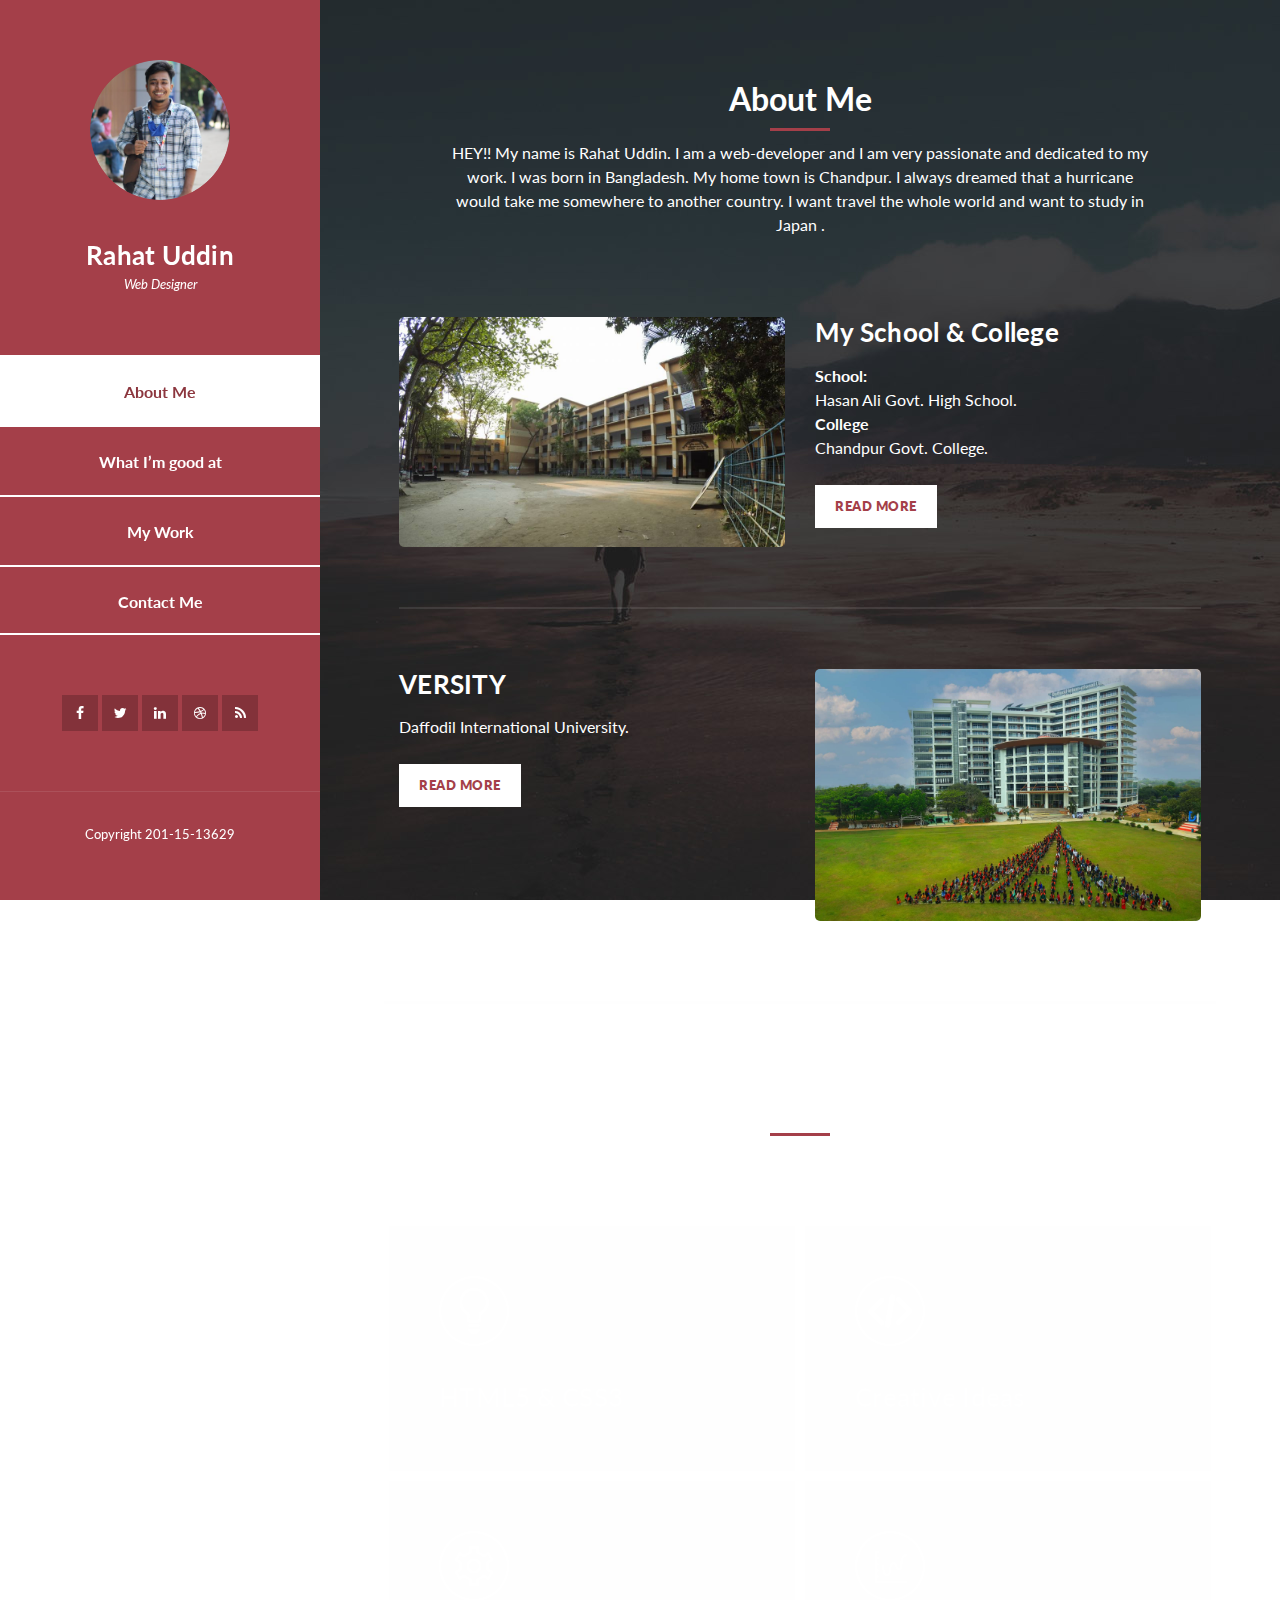
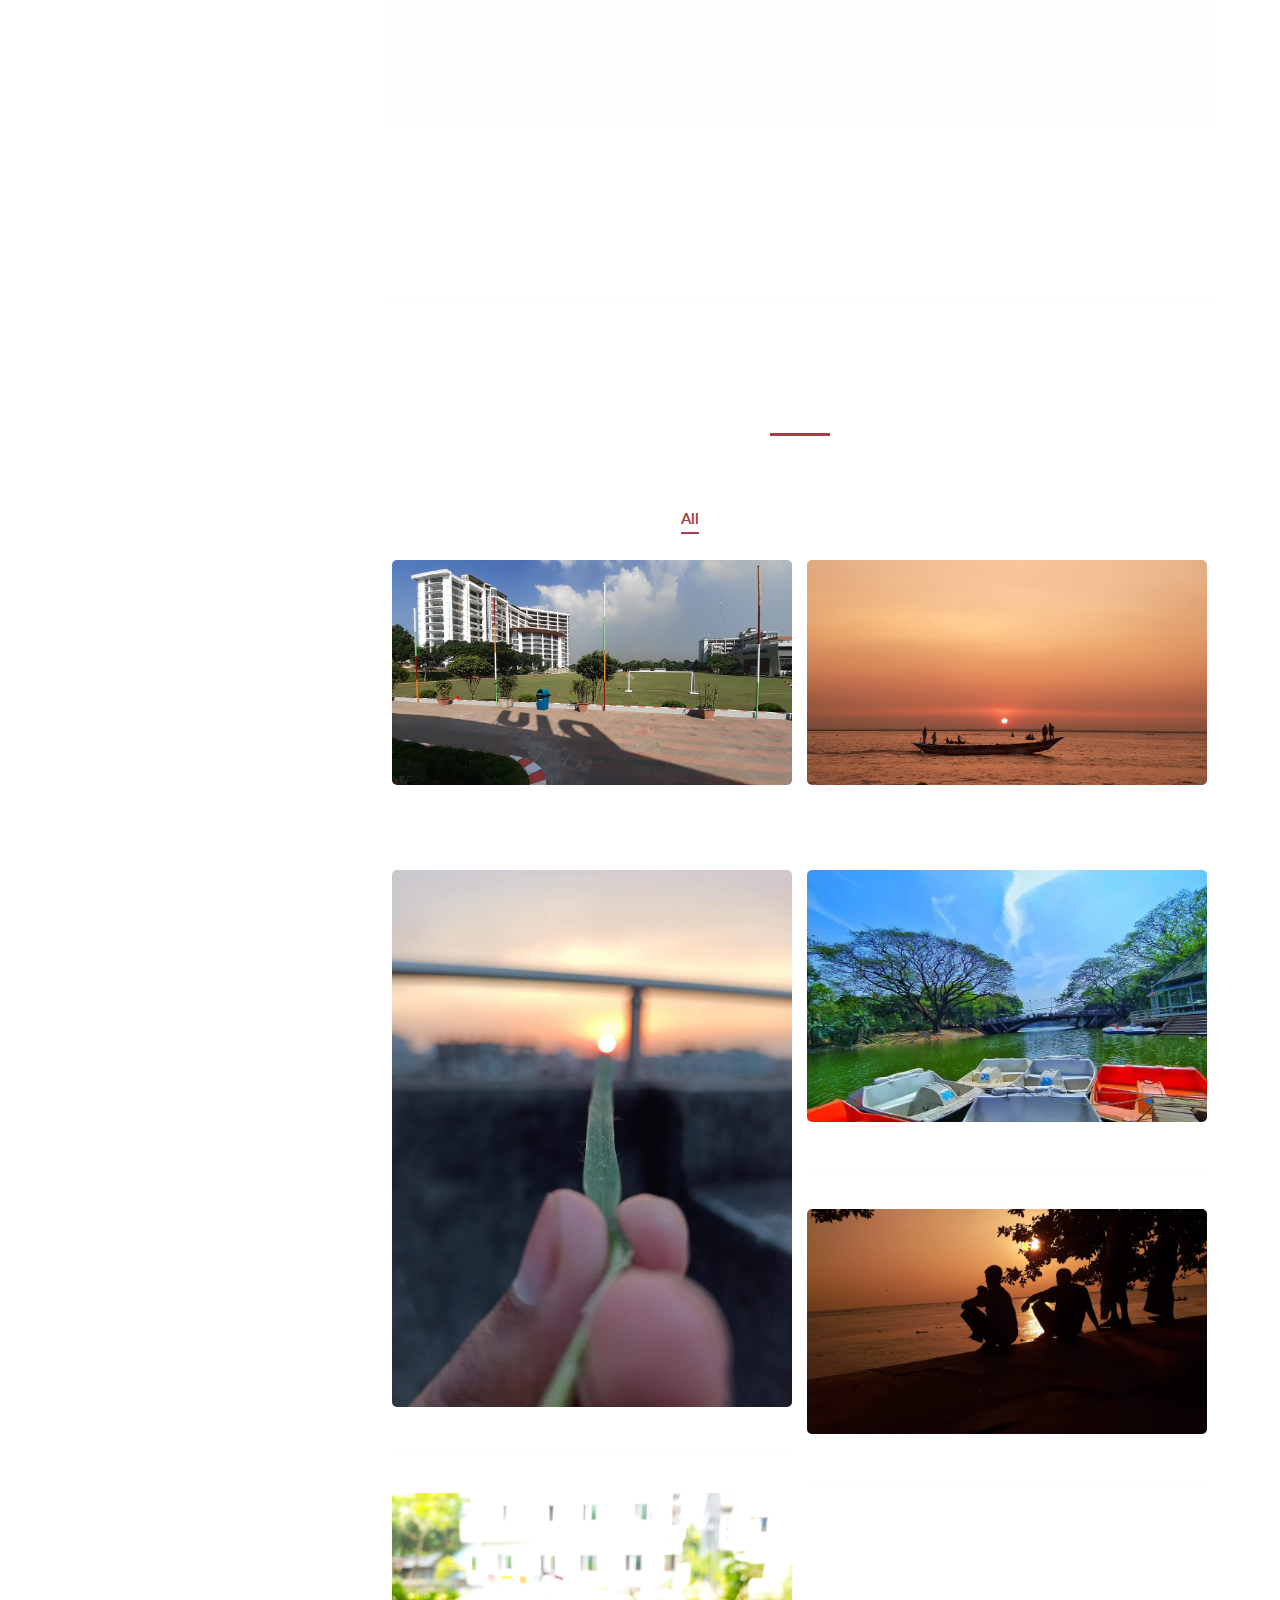
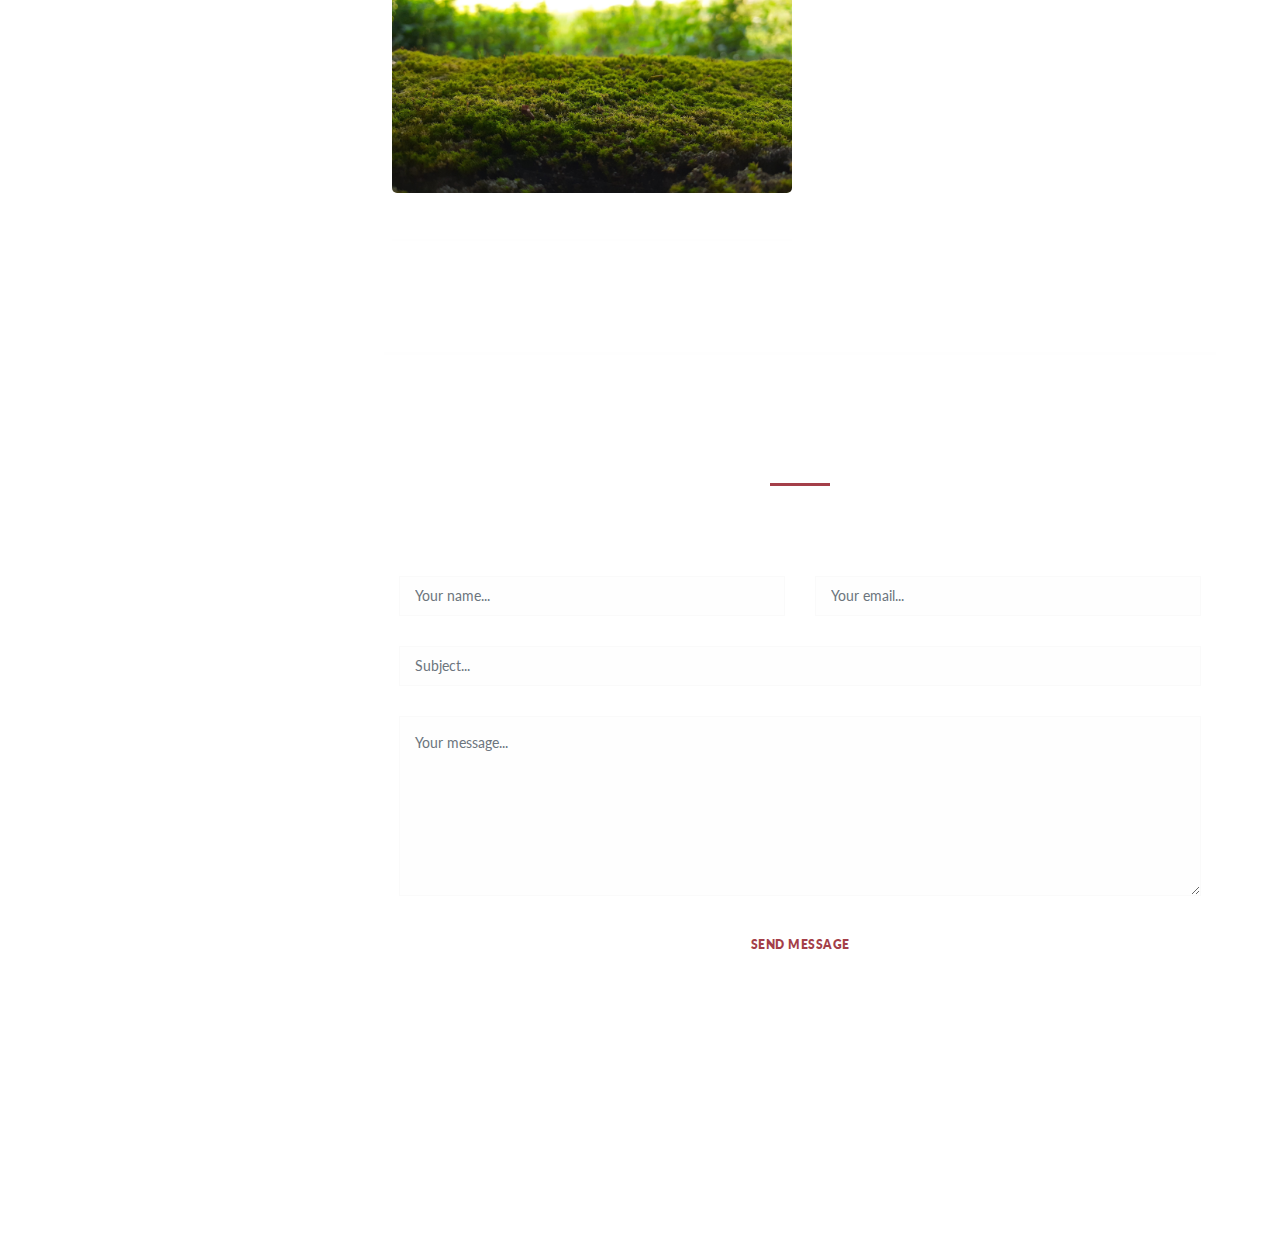
<file: my portfolio/New folder/index.html>
<!DOCTYPE html>
<html lang="en">

<head>
    <meta charset="utf-8" />
    <meta name="viewport" content="width=device-width, initial-scale=1, shrink-to-fit=no" />
    <meta name="description" content="" />
    <meta name="author" content="" />
    <link href="https://fonts.googleapis.com/css?family=Lato:100,300,400,700,900" rel="stylesheet" />

    <title>Rahat Uddin</title>

    <link href="vendor/bootstrap/css/bootstrap.min.css" rel="stylesheet" />


    <link rel="stylesheet" href="assets/css/fontawesome.css" />
    <link rel="stylesheet" href="assets/css/templatemo-style.css" />
    <link rel="stylesheet" href="assets/css/owl.css" />
    <link rel="stylesheet" href="assets/css/lightbox.css" />
</head>

<body>
    <div id="page-wraper">

        <div class="responsive-nav">
            <i class="fa fa-bars" id="menu-toggle"></i>
            <div id="menu" class="menu">
                <i class="fa fa-times" id="menu-close"></i>
                <div class="container">
                    <div class="image">
                        <a href="#"><img src="assets/images/author-image.png" alt="" /></a>
                    </div>
                    <div class="author-content">
                        <h4>Rahat Uddin</h4>
                        <span>Web Designer</span>
                    </div>
                    <nav class="main-nav" role="navigation">
                        <ul class="main-menu">
                            <li><a href="#section1">About Me</a></li>
                            <li><a href="#section2">What I’m good at</a></li>
                            <li><a href="#section3">My Work</a></li>
                            <li><a href="#section4">Contact Me</a></li>
                        </ul>
                    </nav>
                    <div class="social-network">
                        <ul class="soial-icons">
                            <li>
                                <a href="https://www.facebook.com/rahat.uddin.739"><i class="fa fa-facebook"></i
                  ></a>
                            </li>
                            <li>
                                <a href="#"><i class="fa fa-twitter"></i></a>
                            </li>
                            <li>
                                <a href="#"><i class="fa fa-linkedin"></i></a>
                            </li>
                            <li>
                                <a href="#"><i class="fa fa-dribbble"></i></a>
                            </li>
                            <li>
                                <a href="#"><i class="fa fa-rss"></i></a>
                            </li>
                        </ul>
                    </div>
                    <div class="copyright-text">
                        <p>Copyright 201-15-13629</p>
                    </div>
                </div>
            </div>
        </div>

        <section class="section about-me" data-section="section1">
            <div class="container">
                <div class="section-heading">
                    <h2>About Me</h2>
                    <div class="line-dec"></div>
                    <spa>HEY!! My name is Rahat Uddin. I am a web-developer and I am very passionate and dedicated to my work. I was born in Bangladesh. My home town is Chandpur. I always dreamed that a hurricane would take me somewhere to another country.
                        I want travel the whole world and want to study in Japan .</span>
                </div>
                <div class="left-image-post">
                    <div class="row">
                        <div class="col-md-6">
                            <div class="left-image">
                                <img src="assets/images/left-image.jpg" alt="" />
                            </div>
                        </div>
                        <div class="col-md-6">
                            <div class="right-text">
                                <h4>My School & College</h4>
                                <p>
                                    <b>School:</b>
                                    <br>Hasan Ali Govt. High School.</br>
                                    <b>College</b>
                                    <br>Chandpur Govt. College.</br>
                                </p>
                                <div class="white-button">
                                    <a href="#">Read More</a>
                                </div>
                            </div>
                        </div>
                    </div>
                </div>
                <div class="right-image-post">
                    <div class="row">
                        <div class="col-md-6">
                            <div class="left-text">
                                <h4>VERSITY</h4>
                                <p>
                                    Daffodil International University.
                                </p>
                                <div class="white-button">
                                    <a href="#">Read More</a>
                                </div>
                            </div>
                        </div>
                        <div class="col-md-6">
                            <div class="right-image">
                                <img src="assets/images/right-image.jpg" alt="" />
                            </div>
                        </div>
                    </div>
                </div>
            </div>
        </section>

        <section class="section my-services" data-section="section2">
            <div class="container">
                <div class="section-heading">
                    <h2>What I’m good at?</h2>
                    <div class="line-dec"></div>
                </div>
                <div class="row">
                    <div class="col-md-6">
                        <div class="service-item">
                            <div class="first-service-icon service-icon"></div>
                            <h4>HTML5 &amp; CSS3</h4>

                        </div>
                    </div>
                    <div class="col-md-6">
                        <div class="service-item">
                            <div class="second-service-icon service-icon"></div>
                            <h4>Creative Ideas</h4>
                        </div>
                    </div>
                    <div class="col-md-6">
                        <div class="service-item">
                            <div class="third-service-icon service-icon"></div>
                            <h4>Easy Customize</h4>

                        </div>
                    </div>
                    <div class="col-md-6">
                        <div class="service-item">
                            <div class="fourth-service-icon service-icon"></div>
                            <h4>Admin Dashboard</h4>

                        </div>
                    </div>
                </div>
            </div>
        </section>

        <section class="section my-work" data-section="section3">
            <div class="container">
                <div class="section-heading">
                    <h2>My Work</h2>
                    <div class="line-dec"></div>

                </div>
                <div class="row">
                    <div class="isotope-wrapper">
                        <form class="isotope-toolbar">
                            <label><input
                    type="radio"
                    data-type="*"
                    checked=""
                    name="isotope-filter"
                  />
                  <span>all</span></label>
                            <label><input
                    type="radio"
                    data-type="people"
                    name="isotope-filter"
                  />
                  <span>people</span></label
                >
                <label
                  ><input
                    type="radio"
                    data-type="nature"
                    name="isotope-filter"
                  />
                  <span>nature</span></label
                >
                <label
                  ><input
                    type="radio"
                    data-type="animals"
                    name="isotope-filter"
                  />
                  <span>animals</span></label
                >
              </form>
              <div class="isotope-box">
                <div class="isotope-item" data-type="nature">
                  <figure class="snip1321">
                    <img
                      src="assets/images/portfolio-01.jpg"
                      alt="sq-sample26"
                    />
                    <figcaption>
                      <a
                        href="assets/images/portfolio-01.jpg"
                        data-lightbox="image-1"
                        data-title="Caption"
                        ><i class="fa fa-search"></i
                      ></a>
                      <h4>First Title</h4>
                    </figcaption>
                  </figure>
                </div>

                <div class="isotope-item" data-type="people">
                  <figure class="snip1321">
                    <img
                      src="assets/images/portfolio-02.jpg"
                      alt="sq-sample26"
                    />
                    <figcaption>
                      <a
                        href="assets/images/portfolio-02.jpg"
                        data-lightbox="image-1"
                        data-title="Caption"
                        ><i class="fa fa-search"></i
                      ></a>
                      <h4>Second Title</h4>
                     
                    </figcaption>
                  </figure>
                </div>

                <div class="isotope-item" data-type="animals">
                  <figure class="snip1321">
                    <img
                      src="assets/images/portfolio-03.jpg"
                      alt="sq-sample26"
                    />
                    <figcaption>
                      <a
                        href="assets/images/portfolio-03.jpg"
                        data-lightbox="image-1"
                        data-title="Caption"
                        ><i class="fa fa-search"></i
                      ></a>
                      <h4>Item Third</h4>
                      
                    </figcaption>
                  </figure>
                </div>

                <div class="isotope-item" data-type="people">
                  <figure class="snip1321">
                    <img
                      src="assets/images/portfolio-04.jpg"
                      alt="sq-sample26"
                    />
                    <figcaption>
                      <a
                        href="assets/images/portfolio-04.jpg"
                        data-lightbox="image-1"
                        data-title="Caption"
                        ><i class="fa fa-search"></i
                      ></a>
                      <h4>Item Fourth</h4>
                      
                    </figcaption>
                  </figure>
                </div>

                <div class="isotope-item" data-type="nature">
                  <figure class="snip1321">
                    <img
                      src="assets/images/portfolio-05.jpg"
                      alt="sq-sample26"
                    />
                    <figcaption>
                      <a
                        href="assets/images/portfolio-05.jpg"
                        data-lightbox="image-1"
                        data-title="Caption"
                        ><i class="fa fa-search"></i
                      ></a>
                      <h4>Fifth Awesome</h4>
                    
                    </figcaption>
                  </figure>
                </div>

                <div class="isotope-item" data-type="animals">
                  <figure class="snip1321">
                    <img
                      src="assets/images/portfolio-06.jpg"
                      alt="sq-sample26"
                    />
                    <figcaption>
                      <a
                        href="assets/images/portfolio-06.jpg"
                        data-lightbox="image-1"
                        data-title="Caption"
                        ><i class="fa fa-search"></i
                      ></a>
                      <h4>Awesome Sixth</h4>
                      
                    </figcaption>
                  </figure>
                </div>
              </div>
            </div>
          </div>
        </div>
      </section>

      <section class="section contact-me" data-section="section4">
        <div class="container">
          <div class="section-heading">
            <h2>Contact Me</h2>
            <div class="line-dec"></div>
           
          </div>
          <div class="row">
            <div class="right-content">
              <div class="container">
                <form id="contact" action="" method="post">
                  <div class="row">
                    <div class="col-md-6">
                      <fieldset>
                        <input
                          name="name"
                          type="text"
                          class="form-control"
                          id="name"
                          placeholder="Your name..."
                          required=""
                        />
                      </fieldset>
                    </div>
                    <div class="col-md-6">
                      <fieldset>
                        <input
                          name="email"
                          type="text"
                          class="form-control"
                          id="email"
                          placeholder="Your email..."
                          required=""
                        />
                      </fieldset>
                    </div>
                    <div class="col-md-12">
                      <fieldset>
                        <input
                          name="subject"
                          type="text"
                          class="form-control"
                          id="subject"
                          placeholder="Subject..."
                          required=""
                        />
                      </fieldset>
                    </div>
                    <div class="col-md-12">
                      <fieldset>
                        <textarea
                          name="message"
                          rows="6"
                          class="form-control"
                          id="message"
                          placeholder="Your message..."
                          required=""
                        ></textarea>
                      </fieldset>
                    </div>
                    <div class="col-md-12">
                      <fieldset>
                        <button type="submit" id="form-submit" class="button">
                          Send Message
                        </button>
                      </fieldset>
                    </div>
                  </div>
                </form>
              </div>
            </div>
          </div>
        </div>
      </section>
    </div>

   
    <script src="vendor/jquery/jquery.min.js"></script>
    <script src="vendor/bootstrap/js/bootstrap.bundle.min.js"></script>

    <script src="assets/js/isotope.min.js"></script>
    <script src="assets/js/owl-carousel.js"></script>
    <script src="assets/js/lightbox.js"></script>
    <script src="assets/js/custom.js"></script>
    <script>
  
      $(".main-menu li:first").addClass("active");

      var showSection = function showSection(section, isAnimate) {
        var direction = section.replace(/#/, ""),
          reqSection = $(".section").filter(
            '[data-section="' + direction + '"]'
          ),
          reqSectionPos = reqSection.offset().top - 0;

        if (isAnimate) {
          $("body, html").animate(
            {
              scrollTop: reqSectionPos
            },
            800
          );
        } else {
          $("body, html").scrollTop(reqSectionPos);
        }
      };

      var checkSection = function checkSection() {
        $(".section").each(function() {
          var $this = $(this),
            topEdge = $this.offset().top - 80,
            bottomEdge = topEdge + $this.height(),
            wScroll = $(window).scrollTop();
          if (topEdge < wScroll && bottomEdge > wScroll) {
            var currentId = $this.data("section"),
              reqLink = $("a").filter("[href*=\\#" + currentId + "]");
            reqLink
              .closest("li")
              .addClass("active")
              .siblings()
              .removeClass("active");
          }
        });
      };

      $(".main-menu").on("click", "a", function(e) {
        e.preventDefault();
        showSection($(this).attr("href"), true);
      });

      $(window).scroll(function() {
        checkSection();
      });
    </script>
  </body>
</html>
</file>
<file: adobe/css/style.css>
* {
            padding: 0;
            margin: 0;
            outline: 0;
        }
        
        a,
        a:hover {
            text-decoration: none;
        }
        
        ul,
        li,
        ol {
            text-decoration-style: none;
            list-style: none;
        }
        
        .h1,
        .h2,
        .h3,
        .h4,
        .h5,
        .h6,
        h1,
        h2,
        h3,
        h4,
        h5,
        h6 {
            margin-bottom: 0px;
        }
        
        html,
        body {
            scroll-behavior: smooth;
            font-family: 'Cabin', sans-serif;
        }
        /* common css ends */
        
        .navbar {
            padding: 0 8px;
            z-index: 20;
        }
        
        .navbar-brand span {
            color: #FA0F00;
            font-size: 18px;
            font-weight: 700;
        }
        
        .navbar-nav .nav-item .nav-link {
            color: #2c2c2c;
            font-size: 14px;
            font-weight: 700;
            padding: 22px 22px;
        }
        
        .navbar-nav .nav-item .nav-link:hover {
            background: #f1f1f1;
        }
        
        .navbar form a i {
            font-size: 18px;
            font-weight: 400;
            padding-right: 10px;
        }
        
        .navbar form a {
            color: #2c2c2c;
            font-size: 14px;
            font-weight: 400;
        }
        
        .res {
            color: #2c2c2c;
            font-size: 14px;
            font-weight: 400;
            display: none;
        }
        
        .search {
            display: none;
        }
        
        #res-banner {
            display: none;
        }
        
        .banner {
            min-height: 600px;
            min-width: 100%;
            margin-bottom: 220px;
        }
        
        .banner .banner-video {
            position: absolute;
            left: 0;
            top: 0;
            bottom: 0;
            right: 0;
            z-index: -1;
            min-height: 600px;
            min-width: 100%;
        }
        
        .banner-detail {
            position: absolute;
            left: 0;
            right: 0;
            top: 50%;
            transform: translateY(-50%);
            -webkit-transform: translateY(-50%);
            color: #fff;
            z-index: 2;
            font-size: 1.25rem;
        }
        
        #banner {
            position: relative;
        }
        
        .banner h2 {
            color: #000;
            font-size: 38px;
            font-weight: 700;
            margin-top: 200px;
            margin-bottom: 20px;
            line-height: 44px;
        }
        
        .banner p {
            color: #000;
            font-size: 18px;
            font-weight: 500;
            line-height: 22px;
            margin-bottom: 40px;
        }
        
        .banner .button {
            border-width: 2px;
            border-style: solid;
            border-radius: 16px;
            min-height: 32px;
            height: auto;
            min-width: 72px;
            padding: 4px 14px;
            padding-bottom: 4.5px;
            padding-top: 3.5px;
            font-size: 14px;
            font-weight: 700;
            background-color: #1473e6;
            border-color: #1473e6;
            color: #fff;
            margin-right: 20px;
        }
        
        .banner .ankor {
            color: #000;
            font-size: 14px;
        }
        
        .banner .ankor:hover {
            text-decoration: underline;
        }
        
        #aboutone {
            margin-top: 40px;
        }
        
        #aboutone .partone {
            height: 500px;
            padding: 35px 25px;
            position: relative;
            width: 395px;
        }
        
        .partone h4 {
            color: #000;
            font-size: 22px;
            line-height: 28px;
            font-weight: 700;
        }
        
        .partone p {
            color: #000;
            font-size: 18px;
            font-weight: 400;
            line-height: 22px;
            padding-top: 15px;
        }
        
        .partone a {
            color: #000;
            font-size: 14px;
            font-weight: 700;
            line-height: 24px;
        }
        
        .partone a:hover {
            text-decoration: underline;
        }
        
        .partone img {
            position: absolute;
            top: 230px;
            left: 0;
            width: 100%;
        }
        
        .parttwo h4 {
            color: #fff;
            font-size: 18px;
            line-height: 22px;
            font-weight: 700;
        }
        
        .parttwo h3 {
            color: #fff;
            font-size: 22px;
            font-weight: 28px;
            margin-top: 30px;
            font-weight: 700;
        }
        
        .parttwo p {
            color: #fff;
            font-size: 18px;
            font-weight: 400;
            line-height: 22px;
            padding-top: 15px;
        }
        
        .parttwo a {
            color: #fff;
            font-size: 14px;
            font-weight: 700;
            line-height: 24px;
        }
        
        .parttwo a:hover {
            text-decoration: underline;
        }
        
        #aboutone .parttwo {
            height: 500px;
            padding: 35px 25px;
            width: 395px;
        }
        
        #aboutone .partthree {
            height: 500px;
            background: #000000;
            color: #fff;
            padding: 35px 25px;
            width: 395px;
        }
        
        .partthree h4 {
            font-size: 18px;
            font-weight: 700;
            line-height: 22px;
            border-bottom: 1px solid #fff;
            padding-bottom: 5px;
        }
        
        .partthree ul li a {
            color: #fff;
            font-size: 14px;
            font-weight: 700;
            line-height: 40px;
        }
        
        .partthree ul li a:hover {
            text-decoration: underline;
        }
        
        .partfour h4 {
            color: #000;
            font-size: 18px;
            line-height: 22px;
            font-weight: 700;
        }
        
        .partfour h3 {
            color: #000;
            font-size: 22px;
            font-weight: 28px;
            margin-top: 30px;
            font-weight: 700;
        }
        
        .partfour p {
            color: #000;
            font-size: 18px;
            font-weight: 400;
            line-height: 22px;
            padding-top: 15px;
        }
        
        .partfour a {
            color: #000;
            font-size: 14px;
            font-weight: 700;
            line-height: 24px;
        }
        
        .partfour a:hover {
            text-decoration: underline;
        }
        
        #abouttwo .partfour {
            height: 450px;
            padding: 35px 25px;
            width: 810px;
            margin-top: 40px;
            margin-bottom: 40px;
        }
        
        .partfive h4 {
            color: #000;
            font-size: 18px;
            line-height: 22px;
            font-weight: 700;
        }
        
        .partfive h3 {
            color: #000;
            font-size: 22px;
            font-weight: 28px;
            margin-top: 30px;
            font-weight: 700;
        }
        
        .partfive p {
            color: #000;
            font-size: 18px;
            font-weight: 400;
            line-height: 22px;
            padding-top: 15px;
        }
        
        .partfive a {
            color: #000;
            font-size: 14px;
            font-weight: 700;
            line-height: 24px;
        }
        
        .partfive a:hover {
            text-decoration: underline;
        }
        
        #abouttwo .partfive {
            height: 450px;
            padding: 35px 25px;
            width: 395px;
            margin-top: 40px;
            margin-bottom: 40px;
        }
        
        #about {
            background: #6b7dfd;
            height: 650px;
        }
        
        #about img {
            margin-top: 170px;
            width: 100%;
        }
        
        #about h4 {
            margin-top: 210px;
            margin-bottom: 40px;
            color: #000;
            font-size: 18px;
            line-height: 22px;
            font-weight: 700;
        }
        
        #about h1 {
            margin-bottom: 40px;
            color: #000;
            font-size: 42px;
            font-weight: 400;
            line-height: 44px;
        }
        
        #about p {
            color: #000;
            font-size: 18px;
            font-weight: 500;
            line-height: 22px;
            padding-right: 55px;
            padding-bottom: 10px;
        }
        
        #about .button {
            border-width: 2px;
            border-style: solid;
            border-radius: 16px;
            min-height: 32px;
            height: auto;
            min-width: 72px;
            padding: 4px 14px;
            padding-bottom: 4.5px;
            padding-top: 3.5px;
            font-size: 14px;
            font-weight: 700;
            border-color: #fff;
            color: #fff;
            transition: all linear .3s;
            margin-right: 20px;
        }
        
        #about .button:hover {
            background: #fff;
            color: #000;
            transition: all linear .3s;
        }
        
        #about .link {
            color: #000;
            font-size: 14px;
            font-weight: 700;
            line-height: 24px;
        }
        
        #about .link:hover {
            text-decoration: underline;
        }
        
        #aboutthree {
            margin-top: 40px;
            margin-bottom: 60px;
        }
        
        #aboutthree .item {
            height: 500px;
            padding: 35px 25px;
            width: 395px;
        }
        
        #aboutthree .item h4 {
            color: #000;
            font-size: 17px;
            line-height: 24px;
            font-weight: 700;
            padding-bottom: 30px;
        }
        
        #aboutthree .item h3 {
            font-size: 24px;
            color: #000;
            line-height: 34px;
            font-weight: 700;
        }
        
        #aboutthree .item p {
            font-size: 18px;
            font-weight: 400;
            line-height: 24px;
        }
        
        #aboutthree .item a {
            font-size: 14px;
            font-weight: 600;
            line-height: 24px;
            color: #000;
        }
        
        footer {
            background: #fafafa;
            padding-top: 80px;
        }
        
        footer .footer-item {
            width: 20%;
        }
        
        footer p {
            color: #4B4B4B;
            font-size: 15px;
            font-weight: 700;
        }
        
        footer ul li a {
            color: #4b4b4b;
            font-size: 12px;
            font-weight: 400;
            transition: all linear .3s;
        }
        
        footer ul li a:hover {
            color: #999;
        }
        
        footer .bodder {
            border-bottom: 1px solid #4b4b4b;
            width: 170px;
            margin-bottom: 20px;
            padding-bottom: 20px;
        }
        
        footer .download {
            border-top: 1px solid #4b4b4b;
            border-bottom: 1px solid #4b4b4b;
            text-align: center;
            width: 100%;
            height: 40px;
        }
        
        footer .download ul li {
            color: #505050;
            font-weight: 700;
            font-size: 14px;
            line-height: 40px;
        }
        
        .download img {
            height: 20px;
            width: 20px;
            margin-right: 10px;
        }
        
        .download ul li {
            display: inline-block;
            padding: 0 15px;
            box-sizing: border-box;
        }
        
        #copyright {
            background: #fafafa;
            padding: 40px 0;
        }
        
        #copyright .item1 {
            width: 30%;
        }
        
        #copyright .item1 img {
            height: 18px;
            width: 18px;
            margin-right: 12px;
        }
        
        #copyright .item1 ul li .link {
            color: #4b4b4b;
            font-size: 12px;
            font-weight: 400;
            transition: all linear .3s;
            margin-right: 40px;
        }
        
        #copyright .item1 ul li {
            display: inline-block;
        }
        
        #copyright .item1 ul li .icon {
            background: #757575;
            padding: 5px 8px;
            line-height: 20px;
            text-align: center;
            color: #fff;
            border-radius: 5px;
            font-size: 12px;
        }
        
        #copyright .item2 {
            width: 70%;
            text-align: right;
        }
        
        #copyright .item2 ul li {
            display: inline-block;
        }
        
        #copyright .item2 ul li {
            color: #4b4b4b;
            font-size: 11px;
            font-weight: 300;
        }
        
        #copyright .item2 ul li a {
            color: #4b4b4b;
            font-size: 11px;
            font-weight: 300;
            transition: all linear .3s;
        }
        
        #copyright .item2 ul li a:hover {
            color: #999;
            transition: all linear .3s;
        }
        
        .footer-2 {
            display: none;
            position: relative;
        }
        
        .footer-2 p i {
            position: absolute;
            right: 30px;
        }
        
        .footer-2 .card {
            border-bottom: 1px solid #000;
        }
</file>
<file: adobe/css/responsive.css>
@media (min-width: 992px) and (max-width: 1199.98px) {
    
}

@media (min-width: 768px) and (max-width: 991.98px) {
    .navbar-nav {
        background: white;
        padding: 50px 0;
    }
    .navbar-nav .nav-item .nav-link {
        padding: 12px 22px;
        text-align: center;
    }
    .banner {
        min-height: 385px;
        min-width: 100%;
        margin-bottom: 0px;
    }
    #aboutone .partone {
        width: 100%;
        height: 480px;
        
    }
    #aboutone .parttwo {
        width: 100%;
        height: 480px;
        margin-top: 50px;
    }
    #aboutone .partthree {
        height: 480px;
        width: 100%;
        margin-top: 50px;
    }
    #abouttwo .partfour {
        width:100%;
    }
    #abouttwo .partfive {
        width: 100%;
    }
    #aboutthree .item {
        height: 480px;
        width: 100%;
        margin-bottom: 50px;
    }
    footer .footer-item {
        display: none;
    }
    .footer-2 {
        display: inherit;
    }
    .banner .banner-video {
        width: 100%;
        min-height: 385px;
    }

}



@media (min-width: 576px) and (max-width: 767.98px)  {
    .banner .banner-video {
        width: 100%;
        min-height: 320px;
    }
    .banner h2 {
        margin-top: 15px;
    }
    nav {
        height: 60px;
        z-index: 1;
    }
    nav form {
        display: none;
    }
    .navbar-brand span {
        display: none;
    }
    .navbar-brand img {
        margin-left: 140px;
    }
    .res {
        display: inherit;
        position: absolute;
        right: 16px;
        top: 20px;
    }
    .navbar-toggler {
        position: absolute;
        left: 10px;
    }
    .navbar-collapse {
        background: #fff;
        margin-top: 20px;
        width: 100%;
    }
    .search {
        display: inherit;
        position: relative;
    }
    .search input {
        height: 36px;
        width: 250px;
        border: 1px solid #f4f4f4;
        margin-left: 20px;
        color: #999;
        padding-left: 10px;
    }
    .search i {
        position: absolute;
        top: 10px;
        right: 50px;
    }
    #res-banner {
        display: inherit;
        height: 220px;
        width: 100%;
        background-size: cover;
        background-position: center;
        background-repeat: no-repeat;
    }
    .banner {
        min-height: 139px;
        min-width: 100%;
        margin-bottom: 220px;
    }
    #banner {
        background: none;
        padding-right: 50px;
        height: 400px;
    }
    .banner {
        min-height:105px;
        min-width: 100%;
        margin-bottom: 0px;
    }
    #banner h2 {
        margin-top: 60px;
    }
    #banner .ankor {
        color: #1473e6;
        font-weight: 700;
        margin-left: 20px;
        line-height: 20px;
        display: block;
    }
    #aboutone .partone {
        width: 100%;
        margin-bottom: 30px;
    }
    #aboutone .parttwo {
        width: 100%;
        margin-bottom: 30px;
    }
    #aboutone .partthree {
        width: 100%;
        margin-bottom: 30px;
    }
    #abouttwo .partfour {
        width: 100%;
        margin-bottom: 30px;
    }
    #abouttwo .partfour {
        background: 100%;
    }
    #abouttwo .partfive {
        width: 100%;
        margin-bottom: 30px;
    }
    #about {
        background: transparent;
    }
    #about .about-img {
        background: #6b7dfd;
    }
    #about img {
        margin-top: 0;
    }
    #about h4 {
        margin-top: 60px;
    }
    #about .button {
        border-color: #6b7dfd;
        color: #fff;
        background: #6b7dfd;
    }
    #about .button:hover {
        color: #6b7dfd;
    }
    #about .link {
        display: block;
        margin-left: 10px;
    }
    #aboutthree .item {
        width: 100%;
        margin-bottom: 30px;
    }
    .footer-2 {
        display: inherit;
    }
    .card {
        border: 0;
    }
    .downloads {
        display: none;
    }
    .footer-items {
        display: none;
    }
    #copyright .item1 {
        width: 100%;
        padding: 10px;
    }
    #copyright .item2 {
        width: 100%;
        text-align: left;
        padding-right: 20px;
    }
}
@media (max-width: 575.98px) {
    .banner .banner-video {
        width: 100%;
        min-height: 185px;
    }
    
    .banner h2 {
        margin-top: -132px;
    }
    .banner p {
        color: #000;
        font-size: 14px;
        font-weight: 500;
        line-height: 22px;
        margin-bottom: 9px;
        display: none;
    }
    .banner h2 {
        color: #000;
        font-size: 24px;
        font-weight: 700;
        margin-top: 15px;
        margin-bottom: 14px;
        line-height: 30px;
    }
    .banner-detail {
        position: absolute;
        left: 0;
        right: 0;
        top: 100px;
        transform: translateY(-50%);
        -webkit-transform: translateY(-50%);
        color: #fff;
        z-index: 2;
        padding: 0 7px;
        font-size: 1.25rem;
    }
    .banner {
        min-height: 110px;
        min-width: 100%;
        margin-bottom: 0px;
    }
    nav {
        height: 60px;
        z-index: 1;
    }
    nav form {
        display: none;
    }
    .navbar-brand span {
        display: none;
    }
    .navbar-brand img {
        margin-left: 140px;
    }
    .res {
        display: inherit;
        position: absolute;
        right: 16px;
        top: 20px;
    }
    .navbar-toggler {
        position: absolute;
        left: 10px;
    }
    .navbar-collapse {
        background: #fff;
        margin-top: 20px;
        width: 100%;
    }
    .search {
        display: inherit;
        position: relative;
    }
    .search input {
        height: 36px;
        width: 250px;
        border: 1px solid #f4f4f4;
        margin-left: 20px;
        color: #999;
        padding-left: 10px;
    }
    .search i {
        position: absolute;
        top: 10px;
        right: 50px;
    }
    #res-banner {
        display: inherit;
        height: 0px;
        width: 100%;
        background-size: cover;
        background-position: center;
        background-repeat: no-repeat;
    }
    #banner {
        background: none;
        padding-right: 50px;
        height: 400px;
    }
    #banner h2 {
        margin-top: 60px;
    }
    #banner .ankor {
        color: #1473e6;
        font-weight: 700;
        margin-left: 20px;
        line-height: 20px;
        display: block;
    }
    #aboutone .partone {
        width: 100%;
        margin-bottom: 30px;
    }
    #aboutone .parttwo {
        width: 100%;
        margin-bottom: 30px;
    }
    #aboutone .partthree {
        width: 100%;
        margin-bottom: 30px;
    }
    #abouttwo .partfour {
        width: 100%;
        margin-bottom: 30px;
    }
    #abouttwo .partfour {
        background: 100%;
    }
    #abouttwo .partfive {
        width: 100%;
        margin-bottom: 30px;
    }
    #about {
        background: transparent;
    }
    #about .about-img {
        background: #6b7dfd;
    }
    #about img {
        margin-top: 0;
    }
    #about h4 {
        margin-top: 60px;
    }
    #about .button {
        border-color: #6b7dfd;
        color: #fff;
        background: #6b7dfd;
    }
    #about .button:hover {
        color: #6b7dfd;
    }
    #about .link {
        display: block;
        margin-left: 10px;
    }
    #aboutthree .item {
        width: 100%;
        margin-bottom: 30px;
    }
    .footer-2 {
        display: inherit;
    }
    .card {
        border: 0;
    }
    .downloads {
        display: none;
    }
    .footer-items {
        display: none;
    }
    #copyright .item1 {
        width: 100%;
        padding: 10px;
    }
    #copyright .item2 {
        width: 100%;
        text-align: left;
        padding-right: 20px;
    }
}
</file>
<file: F .R .I .E .N .D .S _cafe/css/tooplate-antique-cafe.css>
body {
    font-family: 'Raleway', sans-serif;
    background-color: #666;
}

p a {
    color: #FF6;
}

p a:hover {
    color: #9FF;
}

#about p a {
    color: #066;
}

#about p a:hover {
    color: #F36;
}

#contact p a {
    color: #066;
}

footer span a {
    color: #FFF;
}

.tm-logo-font {
    font-family: 'Oswald', sans-serif;
}

.tm-container {
    max-width: 1200px;
}

.parallax-window {
    min-height: 1064px;
    background: transparent;
}

.tm-text-yellow {
    color: #FC6;
}

.tm-text-gold {
    color: #CC9966;
}

.tm-text-brown {
    color: #544639;
}

.tm-text-green {
    color: #006666;
}

a.tm-bg-green:hover {
    background-color: #0a8585;
}

.tm-bg-brown {
    background-color: #544639;
}

.tm-bg-green {
    background-color: #006666;
}

.tm-border-gold {
    border-color: #CC9966;
}

.tm-intro-width {
    max-width: 436px;
}

.tm-item-container {
    max-width: 520px;
}

.input:focus {
    outline: none !important;
    border: 1px solid #CC9966;
    box-shadow: 0 0 10px #b67533;
}

input::placeholder,
textarea::placeholder {
    color: rgb(214, 212, 212);
    opacity: 1;
}

input:-ms-input-placeholder,
textarea:-ms-input-placeholder {
    color: rgb(214, 212, 212);
}

input::-ms-input-placeholder,
textarea::-ms-input-placeholder {
    color: rgb(214, 212, 212);
}

#tm-nav {
    z-index: 1000;
    transition: all 0.3s ease;
}

#tm-nav.scroll {
    background-color: rgba(0, 0, 0, 0.7);
}

#tm-nav li a {
    border-bottom-color: transparent;
    transition: all 0.3s ease;
}

#tm-nav li a.current,
#tm-nav li a:hover {
    border-bottom: 4px solid #CC9966;
}

.tm-text-2xl {
    font-size: 1.2rem;
    line-height: 2rem;
}

@media (min-width: 768px) {
    #tm-nav.scroll .tm-container {
        padding-top: 10px;
        padding-bottom: 10px;
    }
}

@media (max-width: 767px) {
    #tm-nav {
        width: auto;
        right: 0;
        border-radius: 5px;
    }
}

@media (max-width: 639px) {
    .parallax-window {
        min-height: 600px;
    }
}

@media (max-width: 370px) {
    .tm-menu-item {
        flex-direction: column;
    }
    .tm-menu-item-2 {
        flex-direction: column-reverse;
    }
    .tm-menu-item img {
        margin-bottom: 10px;
    }
    .tm-menu-item-2 img {
        margin-bottom: 10px;
    }
}
</file>
<file: my portfolio/New folder/assets/css/templatemo-style.css>
@import url(fontawesome.css);
@import url("https://fonts.googleapis.com/css?family=Lato:100,300,400,700,900");
body {
    font-family: 'Lato', sans-serif;
}

#page-wraper {
    background: url(../images/page-bg.jpg) no-repeat center center fixed;
    -webkit-background-size: cover;
    -moz-background-size: cover;
    -o-background-size: cover;
    background-size: cover;
    width: 100%;
}


/* Basic */

body {
    overflow-x: hidden;
}

input,
select,
textarea {
    outline: none;
}

a,
a:hover {
    text-decoration: none;
}

p {
    font-size: 16px;
    line-height: 24px;
    color: #fff;
}

h4 {
    font-size: 26px;
    font-weight: 700;
    color: #fff;
    letter-spacing: 0.25px;
}

img {
    width: 100%;
    overflow: hidden;
}

ul {
    padding: 0;
    margin: 0;
    list-style: none;
}

ul li {
    display: inline-block;
}

html {
    -webkit-box-sizing: border-box;
    -moz-box-sizing: border-box;
    box-sizing: border-box;
}

*,
*:before,
*:after {
    -webkit-box-sizing: inherit;
    -moz-box-sizing: inherit;
    box-sizing: inherit;
}

.clearfix {
    zoom: 1;
}

.clearfix:before,
.clearfix:after {
    content: "";
    display: table;
}

.clearfix:after {
    clear: both;
}

.container {
    margin: 0 auto;
}

.main-nav {
    text-align: center;
}

.main-nav li:last-child a {
    border-bottom: 2px solid #fff;
}

.main-nav li {
    display: block;
}

.main-nav li a {
    height: 70px;
    line-height: 70px;
    display: inline-block;
    font-size: 16px;
    font-weight: 700;
    color: #fff;
    width: 100%;
    transition: all 0.5s;
    border-top: 2px solid #fff;
}

.main-nav li:hover a,
.main-nav li.active a {
    background: #fff;
    color: #8c363e;
}


/* Sidebar Menu */

.menu .image {
    margin-top: 60px;
}

.menu .image img {
    width: 140px;
    height: 140px;
    border-radius: 50%;
    text-align: center;
}

.menu .author-content {
    margin: 40px 0px 60px 0px;
}

.menu .author-content h4 {
    margin-bottom: 0px;
}

.menu .author-content span {
    font-size: 13px;
    font-style: italic;
    color: #fff;
}

.menu .social-network {
    margin-top: 60px;
}

.menu .social-network ul li {
    margin: 0 3px;
}

.menu .social-network ul li a {
    width: 40px;
    height: 40px;
    display: inline-block;
    text-align: center;
    line-height: 40px;
    background-color: rgba(0, 0, 0, 0.2);
    color: #fff;
    font-size: 14px;
    transition: all 0.5s;
}

.menu .social-network ul li a:hover {
    background-color: #fff;
    color: #a43f49;
}

.menu .copyright-text {
    position: relative;
    margin-top: 60px;
}

.menu .copyright-text p {
    border-top: 1px solid rgba(250, 250, 250, 0.1);
    display: inline-block;
    width: 100%;
    padding-left: 30px;
    padding-right: 30px;
    padding-top: 30px;
    font-size: 13px;
}

.menu:before,
.menu:after {
    content: "";
    display: table;
}

.menu:after {
    clear: both;
}

.menu a {
    text-decoration: none;
    color: inherit;
}

.menu {
    text-align: center;
}

.menu::-webkit-scrollbar {
    display: none;
}

.menu {
    left: 10%;
    -webkit-transition: -webkit-transform 233ms cubic-bezier(0, 0, 0.21, 1);
    -webkit-overflow-scrolling: touch;
    background-color: #a43f49;
    box-sizing: border-box;
    height: 100vh;
    max-height: 100vh !important;
    max-width: 80vw !important;
    min-width: 45px !important;
    outline: none;
    overflow-x: hidden !important;
    overflow-y: auto !important;
    padding: 0;
    position: fixed !important;
    top: calc(0px);
    width: 20%;
    will-change: transform;
    z-index: 9999 !important;
}

.menu-toggle {
    color: #fff;
    cursor: pointer;
    font-size: 25px;
    position: fixed;
    right: 25px;
    top: 25px;
}

#menu-toggle {
    z-index: 999;
    cursor: pointer;
    position: fixed;
    top: 0;
    left: 0;
    color: #a43f49;
    background-color: #fff;
    width: 60px;
    height: 60px;
    text-align: center;
    display: inline-block;
    line-height: 60px;
}

.menu-close {
    cursor: pointer;
}

#menu-close {
    cursor: pointer;
    text-align: right;
    color: #a43f49;
    background-color: #fff;
    width: 100%;
    height: 60px;
    text-align: center;
    display: inline-block;
    line-height: 60px;
}


/* Section */

.section {
    color: #fff;
    width: 55%;
    right: 10%;
    left: 35%;
    position: relative;
    min-height: 100vh;
    padding-bottom: 80px;
    border-bottom: 3px solid rgba(250, 250, 250, 0.25);
}

.section-heading {
    text-align: center;
    padding: 80px 45px;
}

.section-heading h2 {
    font-size: 32px;
    font-weight: 700;
    color: #fff;
}

.section-heading .line-dec {
    width: 60px;
    height: 3px;
    background-color: #a43f49;
    margin: 10px auto;
}

.section-heading span {
    margin-top: 5px;
    font-size: 16px;
    color: #fff;
    letter-spacing: 0.5px;
}

.white-button a {
    display: inline-block;
    padding: 12px 20px;
    background-color: #fff;
    color: #a43f49;
    font-size: 13px;
    font-weight: 800;
    letter-spacing: 0.5px;
    text-transform: uppercase;
    transition: all 0.5s;
}

.white-button a:hover {
    background-color: #a43f49;
    color: #fff;
}

button {
    display: inline-block;
    padding: 10px 20px;
    background-color: #fff;
    color: #a43f49;
    font-size: 12px;
    font-weight: 800;
    letter-spacing: 0.5px;
    text-transform: uppercase;
    transition: all 0.5s;
    border: none;
    outline: none;
    cursor: pointer;
}

button:hover {
    outline: none;
    background-color: #a43f49;
    color: #fff;
}

.right-image-post {
    margin-top: 60px;
    padding-top: 60px;
    border-top: 2px solid rgba(250, 250, 250, 0.1);
}

.left-image img,
.right-image img {
    border-radius: 5px;
}

.right-image-post h4,
.left-image-post h4 {
    margin-top: 30px;
}

.right-image-post p,
.left-image-post p {
    margin-top: 20px;
}

.right-image-post .white-button,
.left-image-post .white-button {
    margin-top: 30px;
}


/* Services */

.my-services .col-md-6 {
    padding-left: 5px;
    padding-right: 5px;
}

.service-item {
    margin-bottom: 10px;
    padding: 50px;
    background-color: rgba(250, 250, 250, 0.1);
    transition: all 0.5s;
}

.service-item h4 {
    transition: all 0.5s;
}

.service-item p {
    transition: all 0.5s;
}

.service-item:hover {
    background-color: rgba(250, 250, 250, 1);
}

.service-item:hover h4 {
    color: #1e1e1e;
}

.service-item:hover p {
    color: #4a4a4a;
}

.service-item .service-icon {
    width: 70px;
    height: 70px;
    display: inline-block;
    margin-bottom: 30px;
    background-size: cover;
    background-repeat: no-repeat;
    transition: all 0.5s;
}

.service-item .first-service-icon {
    background-image: url(../images/first-white-icon.png);
}

.service-item:hover .first-service-icon {
    background-image: url(../images/first-main-icon.png);
}

.service-item .second-service-icon {
    background-image: url(../images/second-white-icon.png);
}

.service-item:hover .second-service-icon {
    background-image: url(../images/second-main-icon.png);
}

.service-item .third-service-icon {
    background-image: url(../images/third-white-icon.png);
}

.service-item:hover .third-service-icon {
    background-image: url(../images/third-main-icon.png);
}

.service-item .fourth-service-icon {
    background-image: url(../images/fourth-white-icon.png);
}

.service-item:hover .fourth-service-icon {
    background-image: url(../images/fourth-main-icon.png);
}


/* My Work */

section.my-work .section-heading {
    text-align: center;
    padding: 80px 45px 50px 45px;
}

.isotope-wrapper {
    position: relative;
    width: 100%;
    margin: auto;
}

.isotope-toolbar input[type="radio"] {
    display: none;
}

.isotope-toolbar span {
    text-transform: capitalize;
    display: inline-block;
    margin-right: 15px;
    padding-bottom: 3px;
    font-size: 15px;
    font-weight: 700;
    border-bottom: 2px solid transparent;
    transform: ease-in-out 0.5s;
    cursor: pointer;
}

.isotope-toolbar input[type="radio"]:checked+span {
    color: #a43f49;
    border-bottom: 2px solid #a43f49;
}

.isotope-box {
    position: relative;
    width: 100%;
}

.isotope-toolbar {
    text-align: center;
    margin: 10px;
}

.isotope-toolbar p {
    border-top: 1px solid #fff;
    padding-top: 15px;
}

.isotope-toolbar a {
    color: #fff;
}

.isotope-item {
    position: relative;
    width: 48%;
    margin: 1%;
    border-bottom: 2px solid rgba(250, 250, 250, 0.1);
    padding-bottom: 30px;
    margin-bottom: 30px;
}

.isotope-item img {
    top: 0;
    left: 0;
    width: 100%;
    height: 100%;
    border-radius: 5px;
}

.lazyload {
    background: #f7f7f7;
}

.lazyloading {
    background: #f7f7f7 url(//afarkas.github.io/lazysizes/assets/imgs/loader.gif) no-repeat center;
    min-height: 60px;
}

figure.snip1321 {
    overflow: hidden;
    text-align: center;
    -webkit-perspective: 50em;
    perspective: 50em;
}

figure.snip1321 * {
    -webkit-box-sizing: padding-box;
    box-sizing: padding-box;
    -webkit-transition: all 0.2s ease-out;
    transition: all 0.2s ease-out;
}

figure.snip1321 figcaption {
    top: 50%;
    left: 20px;
    right: 20px;
    position: absolute;
    opacity: 0;
    z-index: 1;
}

figure.snip1321 h4 {
    margin-top: 15px;
    margin-bottom: 5px;
    color: #232323;
}

figure.snip1321 span {
    font-size: 14px;
    font-style: italic;
    display: block;
    color: #7a7a7a;
}

figure.snip1321 i {
    position: relative!important;
    font-size: 18px;
    background-color: #a43f49;
    width: 40px;
    height: 40px;
    display: inline-block;
    text-align: center;
    line-height: 40px;
    border-radius: 5px;
    color: #fff;
}

figure.snip1321:after {
    background-color: #ffffff;
    position: absolute;
    content: "";
    display: block;
    top: 20px;
    left: 20px;
    right: 20px;
    bottom: 20px;
    -webkit-transition: all 0.4s ease-in-out;
    transition: all 0.4s ease-in-out;
    -webkit-transform: rotateX(-90deg);
    transform: rotateX(-90deg);
    -webkit-transform-origin: 50% 50%;
    -ms-transform-origin: 50% 50%;
    transform-origin: 50% 50%;
    opacity: 0;
}

figure.snip1321 a {
    left: 0;
    right: 0;
    top: 0;
    bottom: 0;
    z-index: 1;
}

figure.snip1321:hover figcaption,
figure.snip1321.hover figcaption {
    -webkit-transform: translateY(-50%);
    transform: translateY(-50%);
    opacity: 1;
    -webkit-transition-delay: 0.2s;
    transition-delay: 0.2s;
}

figure.snip1321:hover:after,
figure.snip1321.hover:after {
    -webkit-transform: rotateX(0);
    transform: rotateX(0);
    opacity: 0.9;
}


/* Contact Me */

section.contact-me {
    border-bottom: none;
}

#contact input {
    background-color: rgba(250, 250, 250, 0.1);
    border: 1px solid rgba(250, 250, 250, 1);
    border-radius: 0px;
    margin-bottom: 30px;
    color: #fff;
    font-size: 14px;
    height: 40px;
    line-height: 40px;
    width: 100%;
    padding-left: 15px;
}

#contact input:focus {
    outline: none;
    box-shadow: none;
}

#contact textarea {
    background-color: rgba(250, 250, 250, 0.1);
    border: 1px solid rgba(250, 250, 250, 1);
    border-radius: 0px;
    margin-bottom: 30px;
    color: #fff;
    font-size: 14px;
    height: 180px;
    max-height: 220px;
    line-height: 40px;
    width: 100%;
    padding-left: 15px;
}

#contact textarea:focus {
    outline: none;
    box-shadow: none;
}

#contact {
    text-align: center;
}

@media screen and (max-width: 1680px) {
    .menu {
        left: 5%;
    }
    .section {
        color: #fff;
        width: 65%;
        right: 5%;
        left: 30%;
    }
}

@media screen and (max-width: 1680px) and (min-width: 846px) {
    .menu .social-network ul li a {
        width: 36px;
        height: 36px;
        line-height: 36px;
    }
    .menu .social-network ul li {
        margin: 0;
    }
    .menu .image {
        margin-top: 60px;
    }
}

@media screen and (max-width: 1280px) {
    .menu {
        left: 0%;
    }
    .right-image-post h4,
    .left-image-post h4 {
        margin-top: 0px;
    }
    .right-image-post p,
    .left-image-post p {
        margin-top: 15px;
    }
    .right-image-post .white-button,
    .left-image-post .white-button {
        margin-top: 25px;
    }
}

.menu .container {
    padding-left: 0;
    padding-right: 0;
}

@media screen and (max-width: 1280px) and (min-width: 846px) {
    .menu {
        width: 25%;
    }
}

#menu-toggle,
#menu-close {
    display: none;
}

@media screen and (max-width: 845px) {
    #menu-toggle,
    #menu-close {
        display: inline-block;
    }
    .menu {
        width: 320px;
        -webkit-transform: translateX(-100%) !important;
        transform: translateX(-100%) !important;
        transition: -webkit-transform 233ms cubic-bezier(0, 0, 0.21, 1);
        transition: transform 233ms cubic-bezier(0, 0, 0.21, 1);
        transition: transform 233ms cubic-bezier(0, 0, 0.21, 1), -webkit-transform 233ms cubic-bezier(0, 0, 0.21, 1);
    }
    .menu .image {
        margin-top: 40px;
    }
    .menu .image img {
        width: 120px;
        height: 120px;
    }
    .menu .author-content {
        margin: 20px 0px 40px 0px;
    }
    .menu .container {
        padding-left: 15px;
        padding-right: 15px;
    }
    .menu.open {
        display: inline-block;
        -webkit-transform: translateX(0) !important;
        transform: translateX(0) !important;
    }
    .responsive-nav {
        display: inline-block;
    }
    .section {
        width: 94%;
        right: 3%;
        left: 3%;
    }
    .isotope-item {
        width: 94%;
        margin: 3%;
    }
    .left-image-post img {
        margin-bottom: 30px;
    }
    .right-image-post img {
        margin-top: 30px;
    }
    .isotope-item {
        border-bottom: none;
        text-align: center;
    }
    .isotope-toolbar {
        margin-bottom: 20px;
    }
}
</file>
